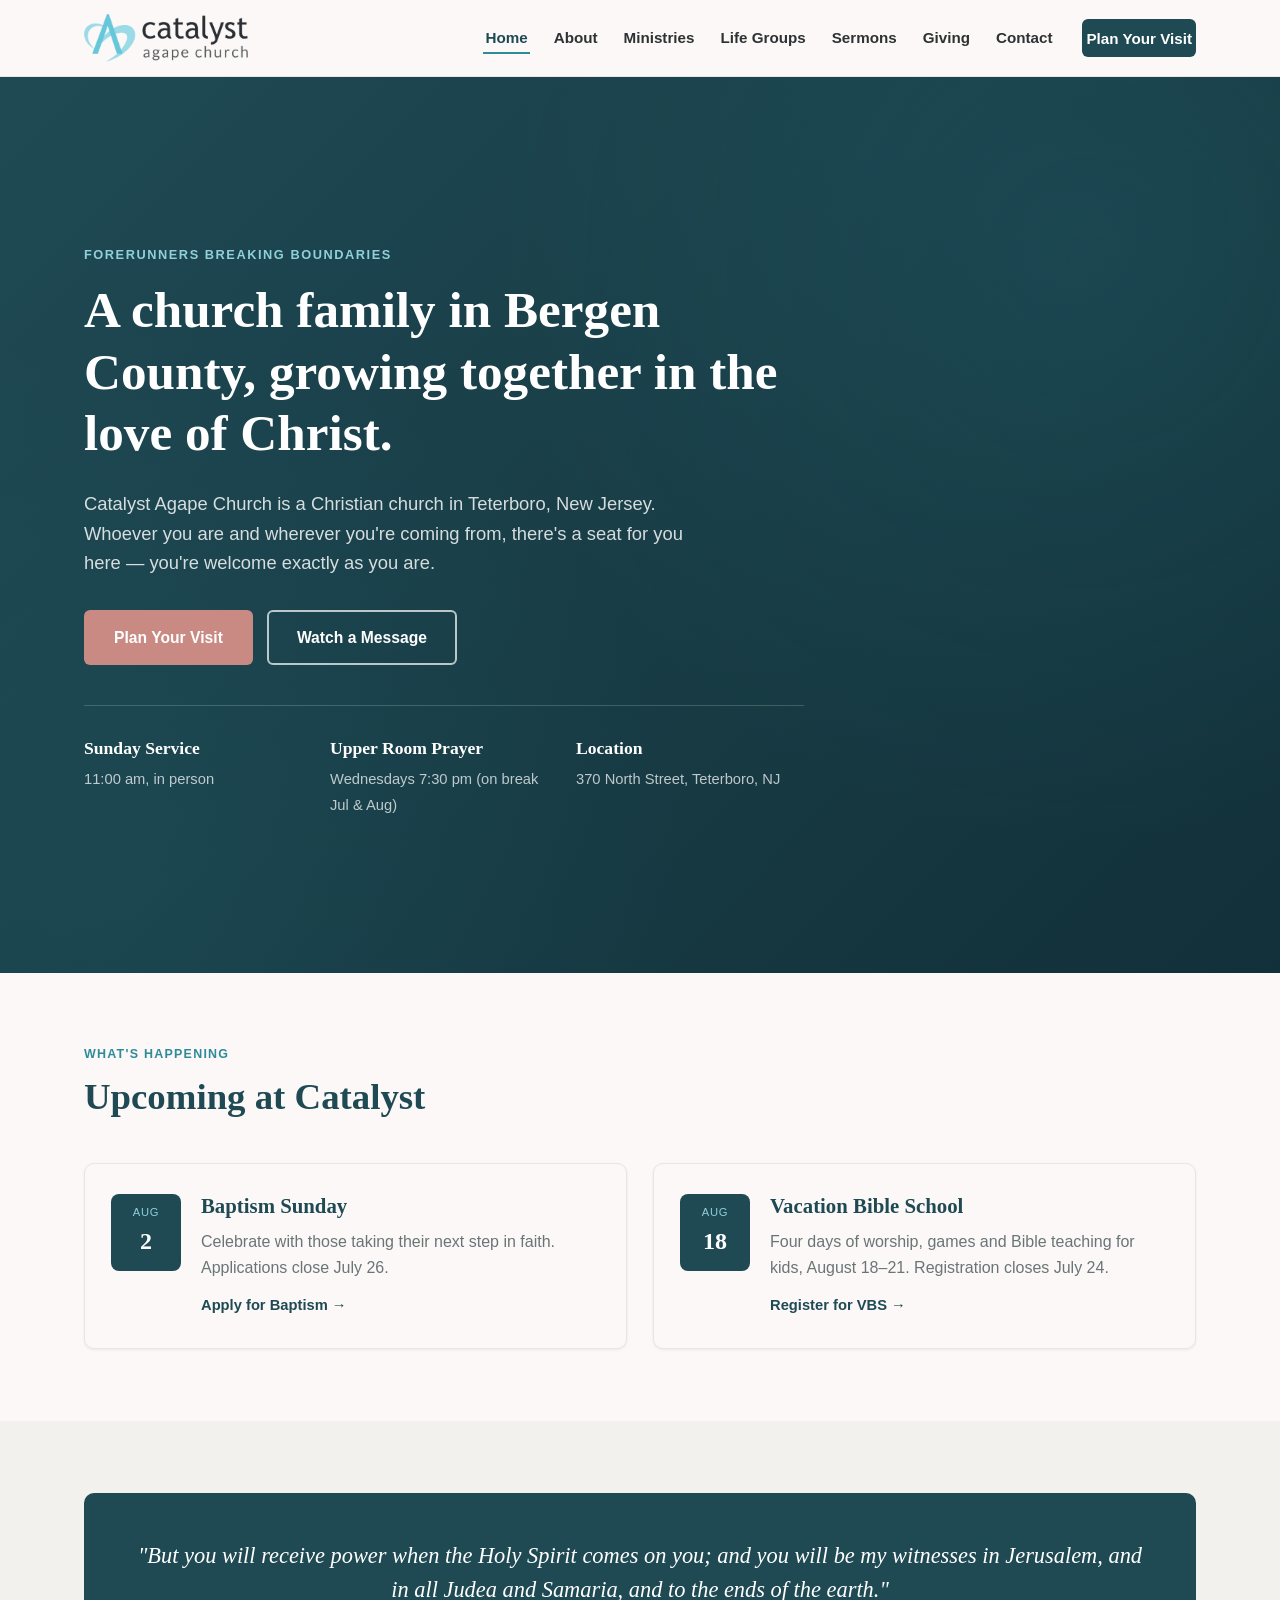
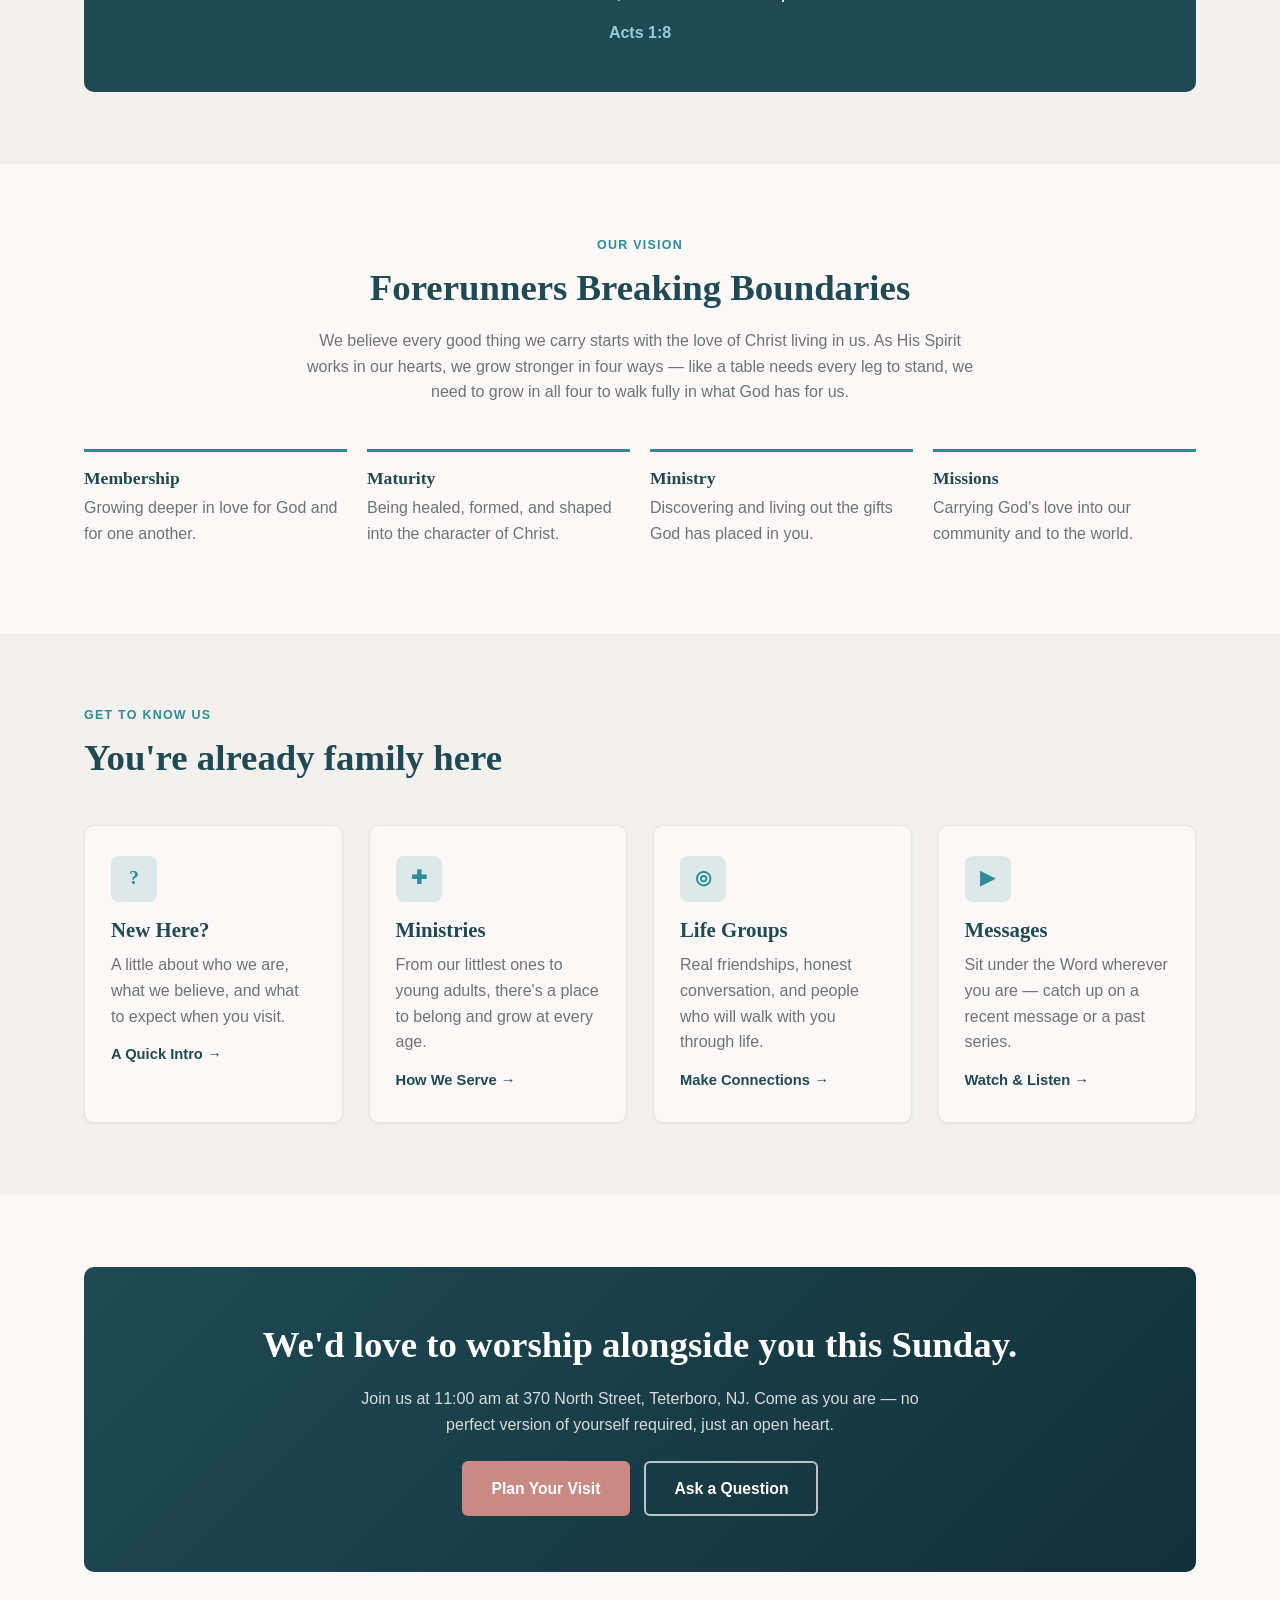
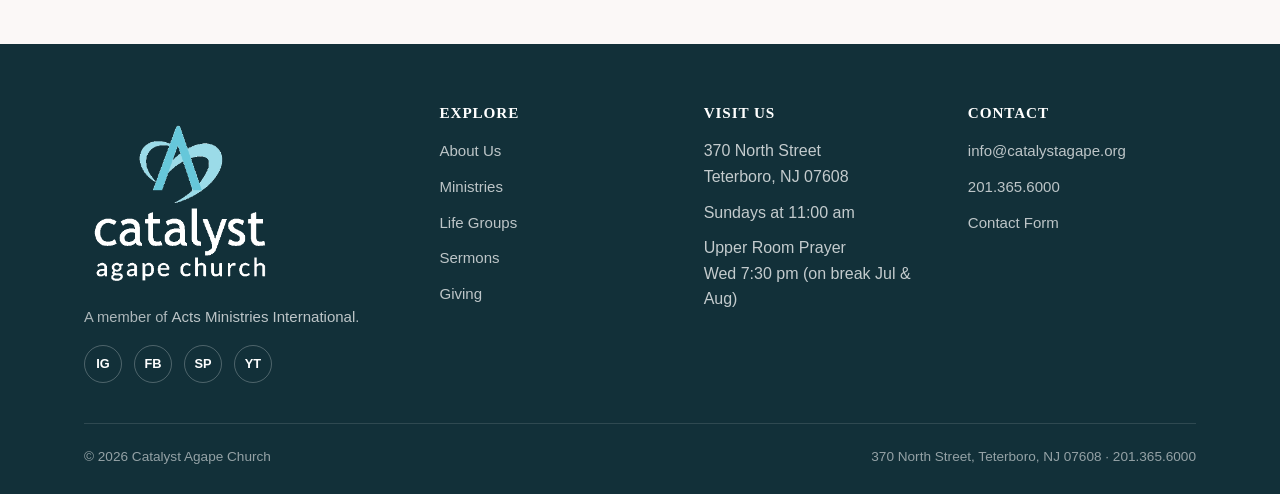
<file: index.html>
<!DOCTYPE html>
<html lang="en">
<head>
<meta charset="UTF-8">
<meta name="viewport" content="width=device-width, initial-scale=1">
<title>Catalyst Agape Church | Teterboro, NJ | Sunday Service 11am</title>
<meta name="description" content="Catalyst Agape Church is a Christian church in Bergen County, NJ, meeting Sundays at 11am in Teterboro. Forerunners breaking boundaries — come as you are.">
<link rel="canonical" href="https://catalystagape.org/">
<link rel="stylesheet" href="css/style.css">
<link rel="icon" href="images/favicon.png" type="image/png">

<!-- Local business / church structured data -->
<script type="application/ld+json">
{
  "@context": "https://schema.org",
  "@type": "Church",
  "name": "Catalyst Agape Church",
  "url": "https://catalystagape.org/",
  "email": "info@catalystagape.org",
  "telephone": "+1-201-365-6000",
  "address": {
    "@type": "PostalAddress",
    "streetAddress": "370 North Street",
    "addressLocality": "Teterboro",
    "addressRegion": "NJ",
    "postalCode": "07608",
    "addressCountry": "US"
  },
  "sameAs": [
    "https://www.instagram.com/catalystagape/",
    "https://www.facebook.com/catalystagape/",
    "https://open.spotify.com/show/67yGbIP8MisFN6WzU8Y2Gs",
    "https://www.youtube.com/user/catalystagape"
  ],
  "memberOf": {
    "@type": "Organization",
    "name": "Acts Ministries International",
    "url": "http://www.amichurches.com/"
  }
}
</script>
</head>
<body>
<a class="skip-link" href="#main">Skip to main content</a>

<header class="site-header">
  <div class="header-inner">
    <a class="brand" href="index.html">
      <img class="brand-logo" src="images/logo-header.png" alt="Catalyst Agape Church">
    </a>
    <nav class="main-nav" aria-label="Primary">
      <ul>
        <li><a href="index.html">Home</a></li>
        <li><a href="about.html">About</a></li>
        <li><a href="ministries.html">Ministries</a></li>
        <li><a href="lifegroups.html">Life Groups</a></li>
        <li><a href="sermons.html">Sermons</a></li>
        <li><a href="giving.html">Giving</a></li>
        <li><a href="contact.html">Contact</a></li>
      </ul>
      <div class="nav-cta"><a class="btn btn-navy" href="about.html#plan-visit">Plan Your Visit</a></div>
    </nav>
    <button class="nav-toggle" aria-label="Toggle menu" aria-expanded="false">
      <span></span><span></span><span></span>
    </button>
  </div>
</header>

<main id="main">

  <section class="hero">
    <div class="hero-inner">
      <p class="hero-eyebrow">Forerunners Breaking Boundaries</p>
      <h1>A church family in Bergen County, growing together in the love of Christ.</h1>
      <p class="hero-sub">Catalyst Agape Church is a Christian church in Teterboro, New Jersey. Whoever you are and wherever you're coming from, there's a seat for you here — you're welcome exactly as you are.</p>
      <div class="hero-actions">
        <a class="btn btn-primary" href="about.html#plan-visit">Plan Your Visit</a>
        <a class="btn btn-outline" href="sermons.html">Watch a Message</a>
      </div>
      <div class="hero-facts">
        <div class="hero-fact">
          <strong>Sunday Service</strong>
          <span>11:00 am, in person</span>
        </div>
        <div class="hero-fact">
          <strong>Upper Room Prayer</strong>
          <span>Wednesdays 7:30 pm (on break Jul &amp; Aug)</span>
        </div>
        <div class="hero-fact">
          <strong>Location</strong>
          <span>370 North Street, Teterboro, NJ</span>
        </div>
      </div>
    </div>
  </section>

  <!-- Upcoming events — update dates/links here as they change -->
  <section>
    <div class="container">
      <div class="section-head">
        <p class="eyebrow">What's Happening</p>
        <h2>Upcoming at Catalyst</h2>
      </div>
      <div class="grid grid-2">
        <div class="card event-card">
          <div class="event-date"><span class="month">Aug</span><span class="day">2</span></div>
          <div>
            <h3>Baptism Sunday</h3>
            <p>Celebrate with those taking their next step in faith. Applications close July 26.</p>
            <a class="card-link" href="http://bit.ly/CACBaptism">Apply for Baptism →</a>
          </div>
        </div>
        <div class="card event-card">
          <div class="event-date"><span class="month">Aug</span><span class="day">18</span></div>
          <div>
            <h3>Vacation Bible School</h3>
            <p>Four days of worship, games and Bible teaching for kids, August 18–21. Registration closes July 24.</p>
            <a class="card-link" href="https://bit.ly/CatalystVBS">Register for VBS →</a>
          </div>
        </div>
      </div>
    </div>
  </section>

  <section class="section-alt">
    <div class="container">
      <div class="verse-block">
        <blockquote>"But you will receive power when the Holy Spirit comes on you; and you will be my witnesses in Jerusalem, and in all Judea and Samaria, and to the ends of the earth."</blockquote>
        <cite>Acts 1:8</cite>
      </div>
    </div>
  </section>

  <section>
    <div class="container">
      <div class="section-head center">
        <p class="eyebrow">Our Vision</p>
        <h2>Forerunners Breaking Boundaries</h2>
        <p>We believe every good thing we carry starts with the love of Christ living in us. As His Spirit works in our hearts, we grow stronger in four ways — like a table needs every leg to stand, we need to grow in all four to walk fully in what God has for us.</p>
      </div>
      <div class="pillars">
        <div class="pillar">
          <h3>Membership</h3>
          <p>Growing deeper in love for God and for one another.</p>
        </div>
        <div class="pillar">
          <h3>Maturity</h3>
          <p>Being healed, formed, and shaped into the character of Christ.</p>
        </div>
        <div class="pillar">
          <h3>Ministry</h3>
          <p>Discovering and living out the gifts God has placed in you.</p>
        </div>
        <div class="pillar">
          <h3>Missions</h3>
          <p>Carrying God's love into our community and to the world.</p>
        </div>
      </div>
    </div>
  </section>

  <section class="section-alt">
    <div class="container">
      <div class="section-head">
        <p class="eyebrow">Get to Know Us</p>
        <h2>You're already family here</h2>
      </div>
      <div class="grid grid-4">
        <div class="card">
          <div class="icon-badge">?</div>
          <h3>New Here?</h3>
          <p>A little about who we are, what we believe, and what to expect when you visit.</p>
          <a class="card-link" href="about.html">A Quick Intro →</a>
        </div>
        <div class="card">
          <div class="icon-badge">✚</div>
          <h3>Ministries</h3>
          <p>From our littlest ones to young adults, there's a place to belong and grow at every age.</p>
          <a class="card-link" href="ministries.html">How We Serve →</a>
        </div>
        <div class="card">
          <div class="icon-badge">◎</div>
          <h3>Life Groups</h3>
          <p>Real friendships, honest conversation, and people who will walk with you through life.</p>
          <a class="card-link" href="lifegroups.html">Make Connections →</a>
        </div>
        <div class="card">
          <div class="icon-badge">▶</div>
          <h3>Messages</h3>
          <p>Sit under the Word wherever you are — catch up on a recent message or a past series.</p>
          <a class="card-link" href="sermons.html">Watch &amp; Listen →</a>
        </div>
      </div>
    </div>
  </section>

  <section>
    <div class="container">
      <div class="cta-banner">
        <h2>We'd love to worship alongside you this Sunday.</h2>
        <p>Join us at 11:00 am at 370 North Street, Teterboro, NJ. Come as you are — no perfect version of yourself required, just an open heart.</p>
        <div class="cta-actions">
          <a class="btn btn-primary" href="about.html#plan-visit">Plan Your Visit</a>
          <a class="btn btn-outline" href="contact.html">Ask a Question</a>
        </div>
      </div>
    </div>
  </section>

</main>

<footer class="site-footer">
  <div class="container">
    <div class="footer-grid">
      <div class="footer-brand">
        <a class="brand" href="index.html" style="margin-bottom:12px;">
          <img class="brand-logo" src="images/logo-lockup.png" alt="Catalyst Agape Church">
        </a>
        <p>A member of <a href="http://www.amichurches.com/">Acts Ministries International</a>.</p>
        <div class="social-row">
          <a href="https://www.instagram.com/catalystagape/" aria-label="Instagram">IG</a>
          <a href="https://www.facebook.com/catalystagape/" aria-label="Facebook">FB</a>
          <a href="https://open.spotify.com/show/67yGbIP8MisFN6WzU8Y2Gs" aria-label="Spotify">SP</a>
          <a href="https://www.youtube.com/user/catalystagape" aria-label="YouTube">YT</a>
        </div>
      </div>
      <div>
        <h4>Explore</h4>
        <ul>
          <li><a href="about.html">About Us</a></li>
          <li><a href="ministries.html">Ministries</a></li>
          <li><a href="lifegroups.html">Life Groups</a></li>
          <li><a href="sermons.html">Sermons</a></li>
          <li><a href="giving.html">Giving</a></li>
        </ul>
      </div>
      <div>
        <h4>Visit Us</h4>
        <ul>
          <li>370 North Street<br>Teterboro, NJ 07608</li>
          <li>Sundays at 11:00 am</li>
          <li>Upper Room Prayer<br>Wed 7:30 pm (on break Jul &amp; Aug)</li>
        </ul>
      </div>
      <div>
        <h4>Contact</h4>
        <ul>
          <li><a href="mailto:info@catalystagape.org">info@catalystagape.org</a></li>
          <li><a href="tel:+12013656000">201.365.6000</a></li>
          <li><a href="contact.html">Contact Form</a></li>
        </ul>
      </div>
    </div>
    <div class="footer-bottom">
      <span>© <span id="year">2026</span> Catalyst Agape Church</span>
      <span>370 North Street, Teterboro, NJ 07608 · 201.365.6000</span>
    </div>
  </div>
</footer>

<script src="js/main.js"></script>
</body>
</html>
</file>
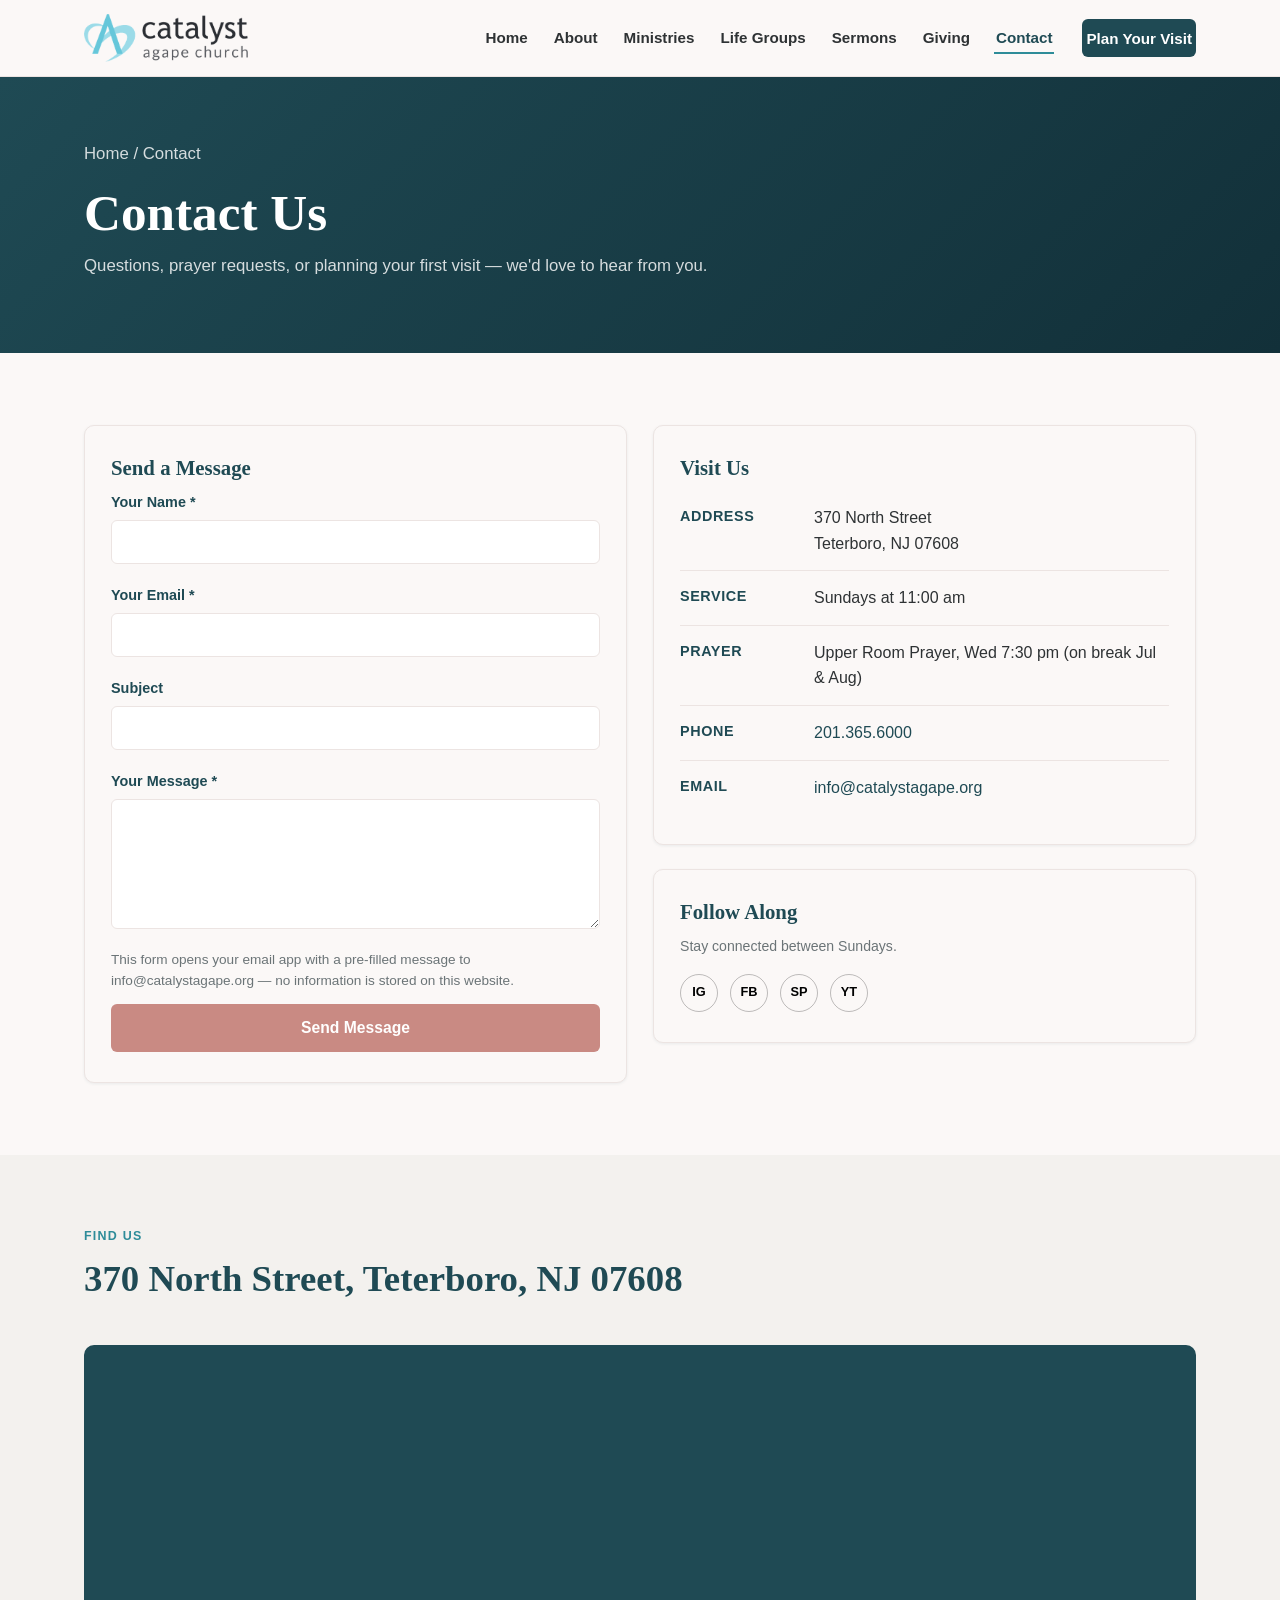
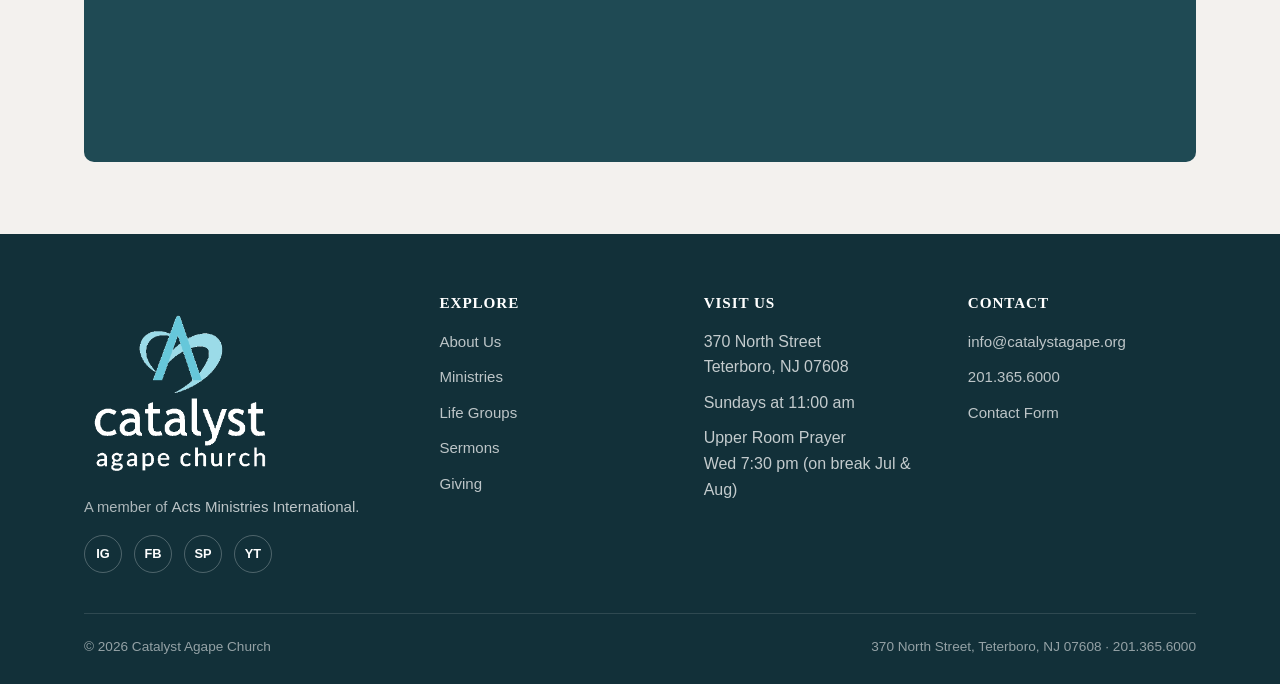
<file: contact.html>
<!DOCTYPE html>
<html lang="en">
<head>
<meta charset="UTF-8">
<meta name="viewport" content="width=device-width, initial-scale=1">
<title>Contact & Plan Your Visit | Catalyst Agape Church, Teterboro NJ</title>
<meta name="description" content="Contact Catalyst Agape Church or plan your visit. 370 North Street, Teterboro, NJ 07608. Sundays at 11am. Call 201.365.6000 or email info@catalystagape.org.">
<link rel="canonical" href="https://catalystagape.org/contact.html">
<link rel="stylesheet" href="css/style.css">
<link rel="icon" href="images/favicon.png" type="image/png">
</head>
<body>
<a class="skip-link" href="#main">Skip to main content</a>

<header class="site-header">
  <div class="header-inner">
    <a class="brand" href="index.html">
      <img class="brand-logo" src="images/logo-header.png" alt="Catalyst Agape Church">
    </a>
    <nav class="main-nav" aria-label="Primary">
      <ul>
        <li><a href="index.html">Home</a></li>
        <li><a href="about.html">About</a></li>
        <li><a href="ministries.html">Ministries</a></li>
        <li><a href="lifegroups.html">Life Groups</a></li>
        <li><a href="sermons.html">Sermons</a></li>
        <li><a href="giving.html">Giving</a></li>
        <li><a href="contact.html">Contact</a></li>
      </ul>
      <div class="nav-cta"><a class="btn btn-navy" href="about.html#plan-visit">Plan Your Visit</a></div>
    </nav>
    <button class="nav-toggle" aria-label="Toggle menu" aria-expanded="false">
      <span></span><span></span><span></span>
    </button>
  </div>
</header>

<main id="main">

  <section class="page-hero">
    <div class="container">
      <p class="breadcrumb"><a href="index.html">Home</a> / Contact</p>
      <h1>Contact Us</h1>
      <p>Questions, prayer requests, or planning your first visit — we'd love to hear from you.</p>
    </div>
  </section>

  <section>
    <div class="container">
      <div class="grid grid-2">

        <div class="card">
          <h3>Send a Message</h3>
          <form id="contact-form" novalidate>
            <div class="form-group">
              <label for="name">Your Name <span aria-hidden="true">*</span></label>
              <input type="text" id="name" name="name" required autocomplete="name">
            </div>
            <div class="form-group">
              <label for="email">Your Email <span aria-hidden="true">*</span></label>
              <input type="email" id="email" name="email" required autocomplete="email">
            </div>
            <div class="form-group">
              <label for="subject">Subject</label>
              <input type="text" id="subject" name="subject" autocomplete="off">
            </div>
            <div class="form-group">
              <label for="message">Your Message <span aria-hidden="true">*</span></label>
              <textarea id="message" name="message" required></textarea>
            </div>
            <p class="form-note">This form opens your email app with a pre-filled message to info@catalystagape.org — no information is stored on this website.</p>
            <button type="submit" class="btn btn-primary btn-block">Send Message</button>
            <div id="form-status" class="form-status" role="status" aria-live="polite"></div>
          </form>
        </div>

        <div>
          <div class="card" style="margin-bottom:24px;">
            <h3>Visit Us</h3>
            <ul class="info-list">
              <li><span class="label">Address</span><span>370 North Street<br>Teterboro, NJ 07608</span></li>
              <li><span class="label">Service</span><span>Sundays at 11:00 am</span></li>
              <li><span class="label">Prayer</span><span>Upper Room Prayer, Wed 7:30 pm (on break Jul &amp; Aug)</span></li>
              <li><span class="label">Phone</span><span><a href="tel:+12013656000">201.365.6000</a></span></li>
              <li><span class="label">Email</span><span><a href="mailto:info@catalystagape.org">info@catalystagape.org</a></span></li>
            </ul>
          </div>
          <div class="card">
            <h3>Follow Along</h3>
            <p class="small">Stay connected between Sundays.</p>
            <div class="social-row" style="filter:invert(1);">
              <a href="https://www.instagram.com/catalystagape/" aria-label="Instagram">IG</a>
              <a href="https://www.facebook.com/catalystagape/" aria-label="Facebook">FB</a>
              <a href="https://open.spotify.com/show/67yGbIP8MisFN6WzU8Y2Gs" aria-label="Spotify">SP</a>
              <a href="https://www.youtube.com/user/catalystagape" aria-label="YouTube">YT</a>
            </div>
          </div>
        </div>

      </div>
    </div>
  </section>

  <section class="section-alt">
    <div class="container">
      <div class="section-head">
        <p class="eyebrow">Find Us</p>
        <h2>370 North Street, Teterboro, NJ 07608</h2>
      </div>
      <div class="img-frame" style="aspect-ratio:16/6;">
        <iframe title="Map to Catalyst Agape Church" src="https://www.google.com/maps?q=370+North+Street,+Teterboro,+NJ+07608&output=embed" style="width:100%; height:100%; border:0;" loading="lazy" referrerpolicy="no-referrer-when-downgrade"></iframe>
      </div>
    </div>
  </section>

</main>

<footer class="site-footer">
  <div class="container">
    <div class="footer-grid">
      <div class="footer-brand">
        <a class="brand" href="index.html" style="margin-bottom:12px;">
          <img class="brand-logo" src="images/logo-lockup.png" alt="Catalyst Agape Church">
        </a>
        <p>A member of <a href="http://www.amichurches.com/">Acts Ministries International</a>.</p>
        <div class="social-row">
          <a href="https://www.instagram.com/catalystagape/" aria-label="Instagram">IG</a>
          <a href="https://www.facebook.com/catalystagape/" aria-label="Facebook">FB</a>
          <a href="https://open.spotify.com/show/67yGbIP8MisFN6WzU8Y2Gs" aria-label="Spotify">SP</a>
          <a href="https://www.youtube.com/user/catalystagape" aria-label="YouTube">YT</a>
        </div>
      </div>
      <div>
        <h4>Explore</h4>
        <ul>
          <li><a href="about.html">About Us</a></li>
          <li><a href="ministries.html">Ministries</a></li>
          <li><a href="lifegroups.html">Life Groups</a></li>
          <li><a href="sermons.html">Sermons</a></li>
          <li><a href="giving.html">Giving</a></li>
        </ul>
      </div>
      <div>
        <h4>Visit Us</h4>
        <ul>
          <li>370 North Street<br>Teterboro, NJ 07608</li>
          <li>Sundays at 11:00 am</li>
          <li>Upper Room Prayer<br>Wed 7:30 pm (on break Jul &amp; Aug)</li>
        </ul>
      </div>
      <div>
        <h4>Contact</h4>
        <ul>
          <li><a href="mailto:info@catalystagape.org">info@catalystagape.org</a></li>
          <li><a href="tel:+12013656000">201.365.6000</a></li>
          <li><a href="contact.html">Contact Form</a></li>
        </ul>
      </div>
    </div>
    <div class="footer-bottom">
      <span>© <span id="year">2026</span> Catalyst Agape Church</span>
      <span>370 North Street, Teterboro, NJ 07608 · 201.365.6000</span>
    </div>
  </div>
</footer>

<script src="js/main.js"></script>
</body>
</html>
</file>
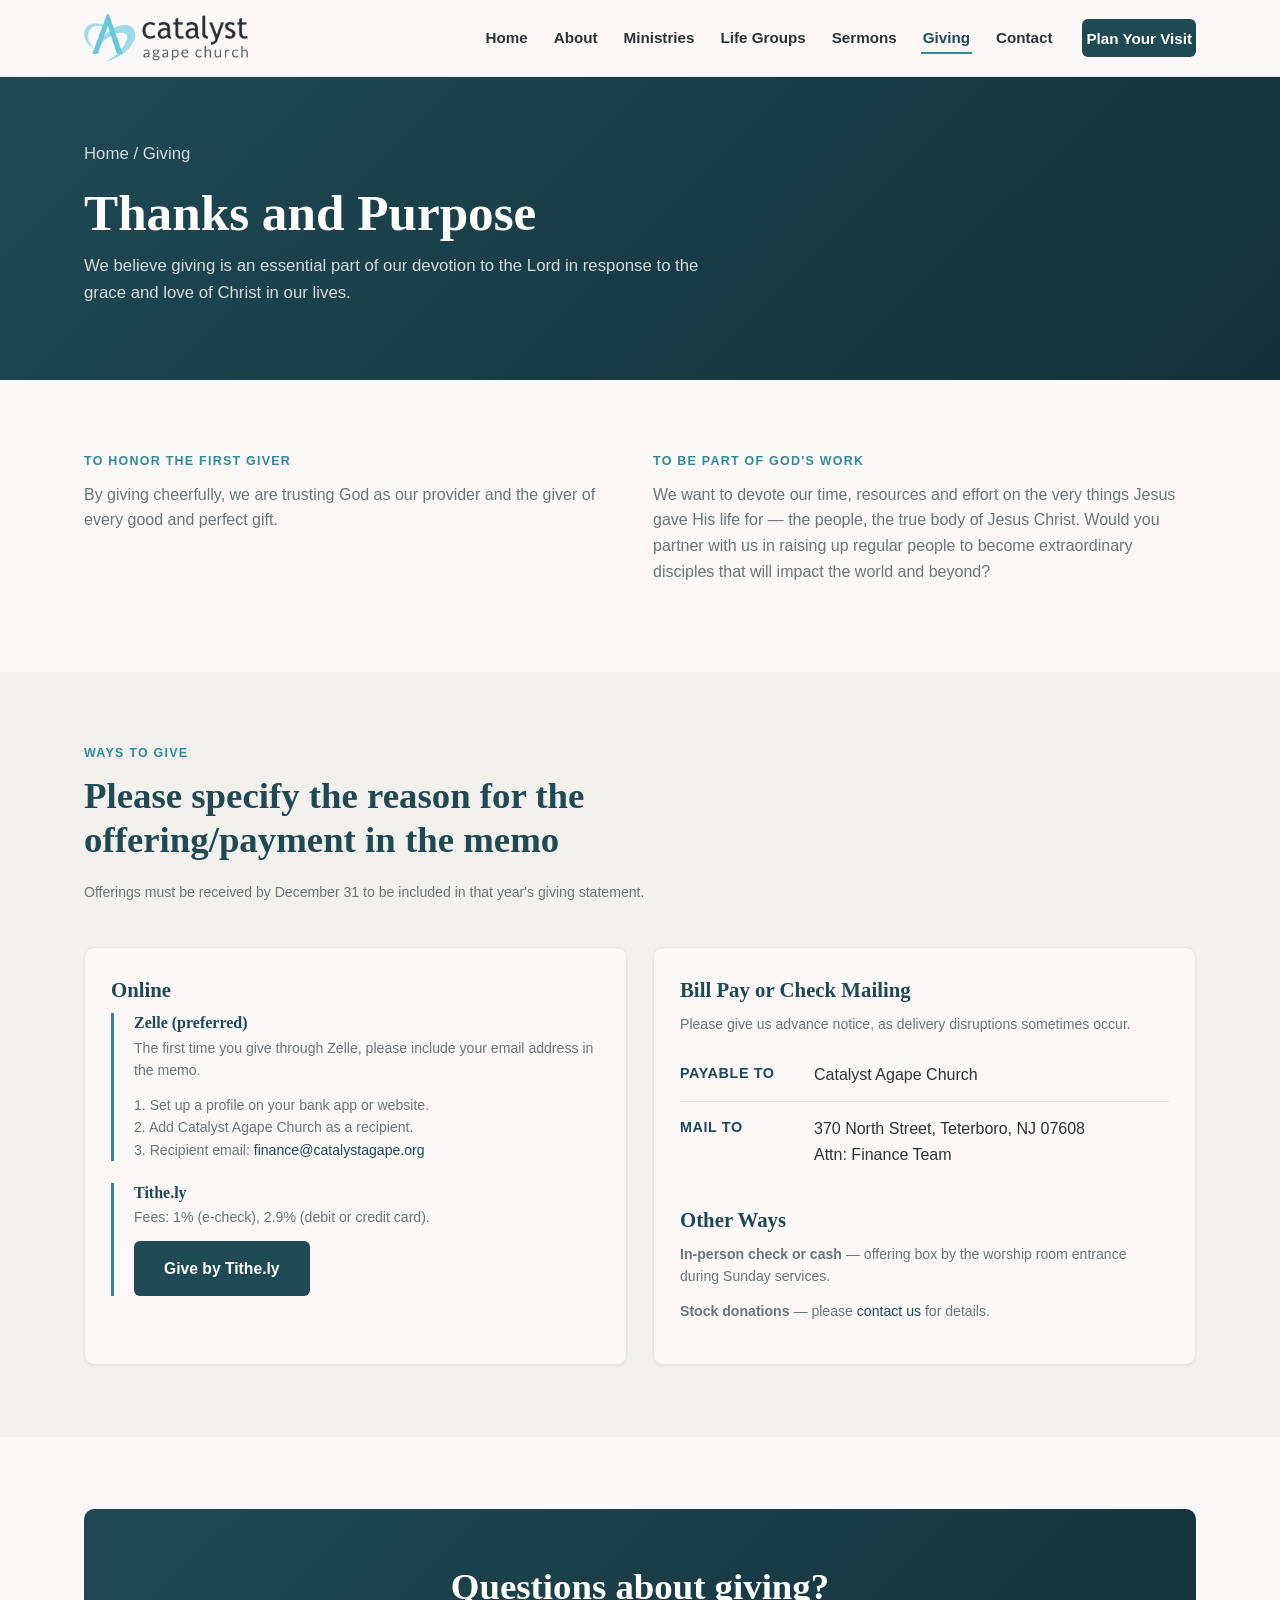
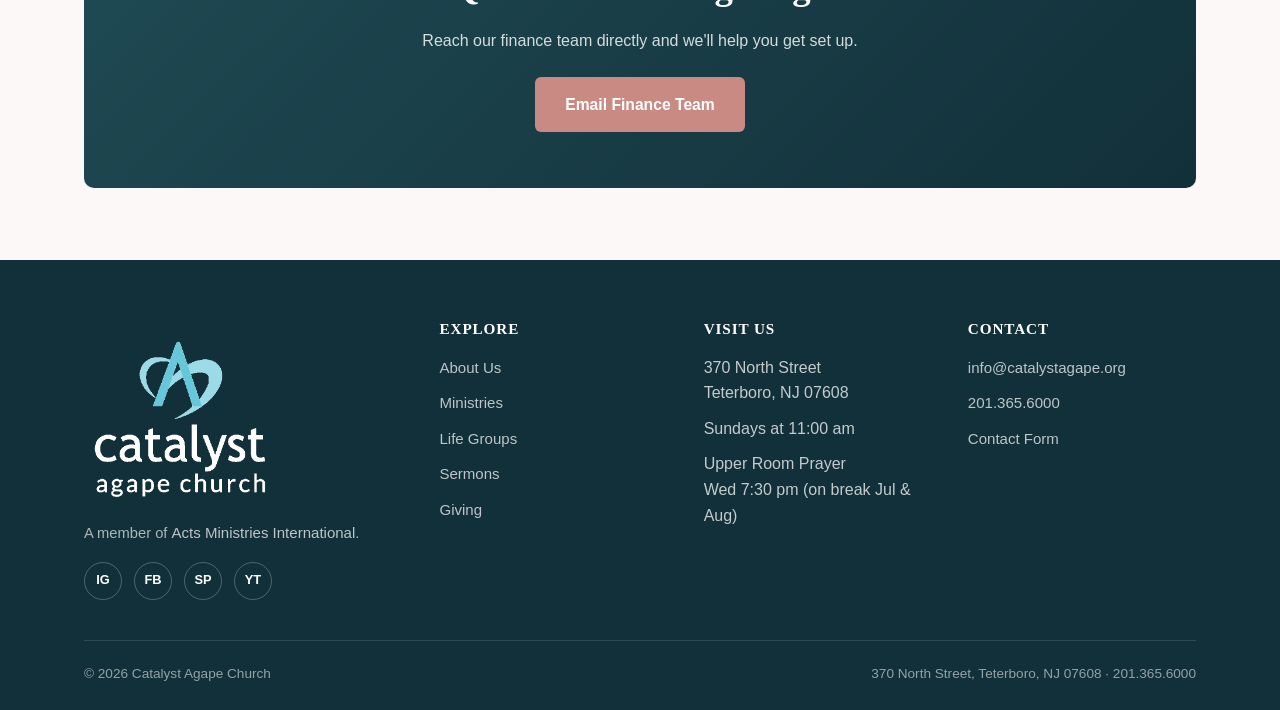
<file: giving.html>
<!DOCTYPE html>
<html lang="en">
<head>
<meta charset="UTF-8">
<meta name="viewport" content="width=device-width, initial-scale=1">
<title>Giving | Catalyst Agape Church, Teterboro NJ</title>
<meta name="description" content="Ways to give to Catalyst Agape Church: Zelle, Tithe.ly, mail-in check, in-person offering, and stock donations. Recipient email finance@catalystagape.org.">
<link rel="canonical" href="https://catalystagape.org/giving.html">
<link rel="stylesheet" href="css/style.css">
<link rel="icon" href="images/favicon.png" type="image/png">
</head>
<body>
<a class="skip-link" href="#main">Skip to main content</a>

<header class="site-header">
  <div class="header-inner">
    <a class="brand" href="index.html">
      <img class="brand-logo" src="images/logo-header.png" alt="Catalyst Agape Church">
    </a>
    <nav class="main-nav" aria-label="Primary">
      <ul>
        <li><a href="index.html">Home</a></li>
        <li><a href="about.html">About</a></li>
        <li><a href="ministries.html">Ministries</a></li>
        <li><a href="lifegroups.html">Life Groups</a></li>
        <li><a href="sermons.html">Sermons</a></li>
        <li><a href="giving.html">Giving</a></li>
        <li><a href="contact.html">Contact</a></li>
      </ul>
      <div class="nav-cta"><a class="btn btn-navy" href="about.html#plan-visit">Plan Your Visit</a></div>
    </nav>
    <button class="nav-toggle" aria-label="Toggle menu" aria-expanded="false">
      <span></span><span></span><span></span>
    </button>
  </div>
</header>

<main id="main">

  <section class="page-hero">
    <div class="container">
      <p class="breadcrumb"><a href="index.html">Home</a> / Giving</p>
      <h1>Thanks and Purpose</h1>
      <p>We believe giving is an essential part of our devotion to the Lord in response to the grace and love of Christ in our lives.</p>
    </div>
  </section>

  <section>
    <div class="container">
      <div class="grid grid-2">
        <div>
          <p class="eyebrow">To Honor the First Giver</p>
          <p>By giving cheerfully, we are trusting God as our provider and the giver of every good and perfect gift.</p>
        </div>
        <div>
          <p class="eyebrow">To Be Part of God's Work</p>
          <p>We want to devote our time, resources and effort on the very things Jesus gave His life for — the people, the true body of Jesus Christ. Would you partner with us in raising up regular people to become extraordinary disciples that will impact the world and beyond?</p>
        </div>
      </div>
    </div>
  </section>

  <section class="section-alt">
    <div class="container">
      <div class="section-head">
        <p class="eyebrow">Ways to Give</p>
        <h2>Please specify the reason for the offering/payment in the memo</h2>
        <p class="small">Offerings must be received by December 31 to be included in that year's giving statement.</p>
      </div>

      <div class="grid grid-2">
        <div class="card">
          <h3>Online</h3>
          <div class="give-method" style="margin-bottom:22px;">
            <h4 style="margin-bottom:4px;">Zelle (preferred)</h4>
            <p class="small">The first time you give through Zelle, please include your email address in the memo.</p>
            <p class="small">1. Set up a profile on your bank app or website.<br>
            2. Add Catalyst Agape Church as a recipient.<br>
            3. Recipient email: <a href="mailto:finance@catalystagape.org">finance@catalystagape.org</a></p>
          </div>
          <div class="give-method">
            <h4 style="margin-bottom:4px;">Tithe.ly</h4>
            <p class="small">Fees: 1% (e-check), 2.9% (debit or credit card).</p>
            <a class="btn btn-navy" href="https://catalystagape.org/giving/">Give by Tithe.ly</a>
          </div>
        </div>

        <div class="card">
          <h3>Bill Pay or Check Mailing</h3>
          <p class="small">Please give us advance notice, as delivery disruptions sometimes occur.</p>
          <ul class="info-list">
            <li><span class="label">Payable to</span><span>Catalyst Agape Church</span></li>
            <li><span class="label">Mail to</span><span>370 North Street, Teterboro, NJ 07608<br>Attn: Finance Team</span></li>
          </ul>
          <h3 style="margin-top:26px;">Other Ways</h3>
          <p class="small"><strong>In-person check or cash</strong> — offering box by the worship room entrance during Sunday services.</p>
          <p class="small"><strong>Stock donations</strong> — please <a href="mailto:finance@catalystagape.org">contact us</a> for details.</p>
        </div>
      </div>
    </div>
  </section>

  <section>
    <div class="container">
      <div class="cta-banner">
        <h2>Questions about giving?</h2>
        <p>Reach our finance team directly and we'll help you get set up.</p>
        <div class="cta-actions">
          <a class="btn btn-primary" href="mailto:finance@catalystagape.org">Email Finance Team</a>
        </div>
      </div>
    </div>
  </section>

</main>

<footer class="site-footer">
  <div class="container">
    <div class="footer-grid">
      <div class="footer-brand">
        <a class="brand" href="index.html" style="margin-bottom:12px;">
          <img class="brand-logo" src="images/logo-lockup.png" alt="Catalyst Agape Church">
        </a>
        <p>A member of <a href="http://www.amichurches.com/">Acts Ministries International</a>.</p>
        <div class="social-row">
          <a href="https://www.instagram.com/catalystagape/" aria-label="Instagram">IG</a>
          <a href="https://www.facebook.com/catalystagape/" aria-label="Facebook">FB</a>
          <a href="https://open.spotify.com/show/67yGbIP8MisFN6WzU8Y2Gs" aria-label="Spotify">SP</a>
          <a href="https://www.youtube.com/user/catalystagape" aria-label="YouTube">YT</a>
        </div>
      </div>
      <div>
        <h4>Explore</h4>
        <ul>
          <li><a href="about.html">About Us</a></li>
          <li><a href="ministries.html">Ministries</a></li>
          <li><a href="lifegroups.html">Life Groups</a></li>
          <li><a href="sermons.html">Sermons</a></li>
          <li><a href="giving.html">Giving</a></li>
        </ul>
      </div>
      <div>
        <h4>Visit Us</h4>
        <ul>
          <li>370 North Street<br>Teterboro, NJ 07608</li>
          <li>Sundays at 11:00 am</li>
          <li>Upper Room Prayer<br>Wed 7:30 pm (on break Jul &amp; Aug)</li>
        </ul>
      </div>
      <div>
        <h4>Contact</h4>
        <ul>
          <li><a href="mailto:info@catalystagape.org">info@catalystagape.org</a></li>
          <li><a href="tel:+12013656000">201.365.6000</a></li>
          <li><a href="contact.html">Contact Form</a></li>
        </ul>
      </div>
    </div>
    <div class="footer-bottom">
      <span>© <span id="year">2026</span> Catalyst Agape Church</span>
      <span>370 North Street, Teterboro, NJ 07608 · 201.365.6000</span>
    </div>
  </div>
</footer>

<script src="js/main.js"></script>
</body>
</html>
</file>
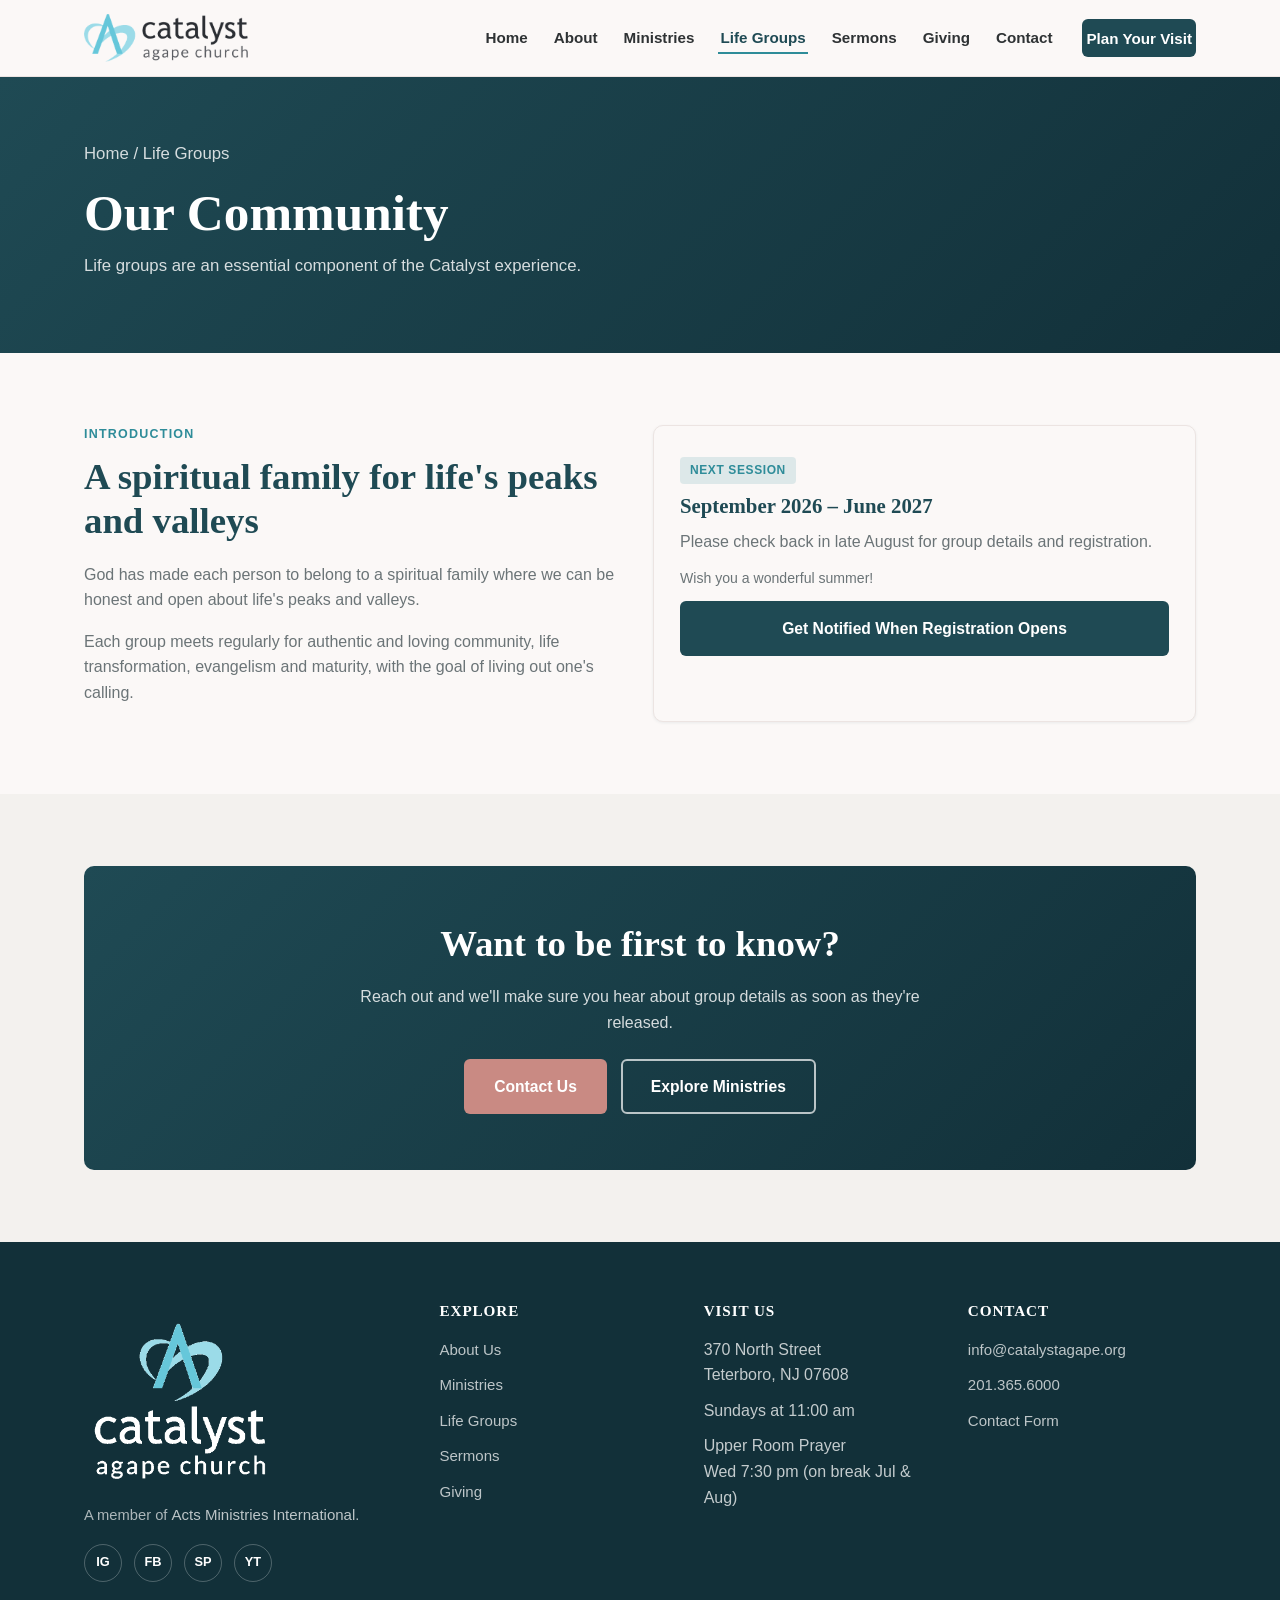
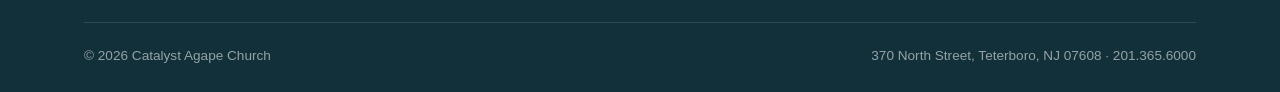
<file: lifegroups.html>
<!DOCTYPE html>
<html lang="en">
<head>
<meta charset="UTF-8">
<meta name="viewport" content="width=device-width, initial-scale=1">
<title>Life Groups | Catalyst Agape Church, Teterboro NJ</title>
<meta name="description" content="Life Groups at Catalyst Agape Church are small groups built for authentic community, life transformation and discipleship. Next session runs September 2026–June 2027.">
<link rel="canonical" href="https://catalystagape.org/lifegroups.html">
<link rel="stylesheet" href="css/style.css">
<link rel="icon" href="images/favicon.png" type="image/png">
</head>
<body>
<a class="skip-link" href="#main">Skip to main content</a>

<header class="site-header">
  <div class="header-inner">
    <a class="brand" href="index.html">
      <img class="brand-logo" src="images/logo-header.png" alt="Catalyst Agape Church">
    </a>
    <nav class="main-nav" aria-label="Primary">
      <ul>
        <li><a href="index.html">Home</a></li>
        <li><a href="about.html">About</a></li>
        <li><a href="ministries.html">Ministries</a></li>
        <li><a href="lifegroups.html">Life Groups</a></li>
        <li><a href="sermons.html">Sermons</a></li>
        <li><a href="giving.html">Giving</a></li>
        <li><a href="contact.html">Contact</a></li>
      </ul>
      <div class="nav-cta"><a class="btn btn-navy" href="about.html#plan-visit">Plan Your Visit</a></div>
    </nav>
    <button class="nav-toggle" aria-label="Toggle menu" aria-expanded="false">
      <span></span><span></span><span></span>
    </button>
  </div>
</header>

<main id="main">

  <section class="page-hero">
    <div class="container">
      <p class="breadcrumb"><a href="index.html">Home</a> / Life Groups</p>
      <h1>Our Community</h1>
      <p>Life groups are an essential component of the Catalyst experience.</p>
    </div>
  </section>

  <section>
    <div class="container">
      <div class="grid grid-2">
        <div>
          <p class="eyebrow">Introduction</p>
          <h2>A spiritual family for life's peaks and valleys</h2>
          <p>God has made each person to belong to a spiritual family where we can be honest and open about life's peaks and valleys.</p>
          <p>Each group meets regularly for authentic and loving community, life transformation, evangelism and maturity, with the goal of living out one's calling.</p>
        </div>
        <div class="card">
          <span class="tag">Next Session</span>
          <h3>September 2026 – June 2027</h3>
          <p>Please check back in late August for group details and registration.</p>
          <p class="small">Wish you a wonderful summer!</p>
          <a class="btn btn-navy btn-block" href="contact.html">Get Notified When Registration Opens</a>
        </div>
      </div>
    </div>
  </section>

  <section class="section-alt">
    <div class="container">
      <div class="cta-banner">
        <h2>Want to be first to know?</h2>
        <p>Reach out and we'll make sure you hear about group details as soon as they're released.</p>
        <div class="cta-actions">
          <a class="btn btn-primary" href="contact.html">Contact Us</a>
          <a class="btn btn-outline" href="ministries.html">Explore Ministries</a>
        </div>
      </div>
    </div>
  </section>

</main>

<footer class="site-footer">
  <div class="container">
    <div class="footer-grid">
      <div class="footer-brand">
        <a class="brand" href="index.html" style="margin-bottom:12px;">
          <img class="brand-logo" src="images/logo-lockup.png" alt="Catalyst Agape Church">
        </a>
        <p>A member of <a href="http://www.amichurches.com/">Acts Ministries International</a>.</p>
        <div class="social-row">
          <a href="https://www.instagram.com/catalystagape/" aria-label="Instagram">IG</a>
          <a href="https://www.facebook.com/catalystagape/" aria-label="Facebook">FB</a>
          <a href="https://open.spotify.com/show/67yGbIP8MisFN6WzU8Y2Gs" aria-label="Spotify">SP</a>
          <a href="https://www.youtube.com/user/catalystagape" aria-label="YouTube">YT</a>
        </div>
      </div>
      <div>
        <h4>Explore</h4>
        <ul>
          <li><a href="about.html">About Us</a></li>
          <li><a href="ministries.html">Ministries</a></li>
          <li><a href="lifegroups.html">Life Groups</a></li>
          <li><a href="sermons.html">Sermons</a></li>
          <li><a href="giving.html">Giving</a></li>
        </ul>
      </div>
      <div>
        <h4>Visit Us</h4>
        <ul>
          <li>370 North Street<br>Teterboro, NJ 07608</li>
          <li>Sundays at 11:00 am</li>
          <li>Upper Room Prayer<br>Wed 7:30 pm (on break Jul &amp; Aug)</li>
        </ul>
      </div>
      <div>
        <h4>Contact</h4>
        <ul>
          <li><a href="mailto:info@catalystagape.org">info@catalystagape.org</a></li>
          <li><a href="tel:+12013656000">201.365.6000</a></li>
          <li><a href="contact.html">Contact Form</a></li>
        </ul>
      </div>
    </div>
    <div class="footer-bottom">
      <span>© <span id="year">2026</span> Catalyst Agape Church</span>
      <span>370 North Street, Teterboro, NJ 07608 · 201.365.6000</span>
    </div>
  </div>
</footer>

<script src="js/main.js"></script>
</body>
</html>
</file>
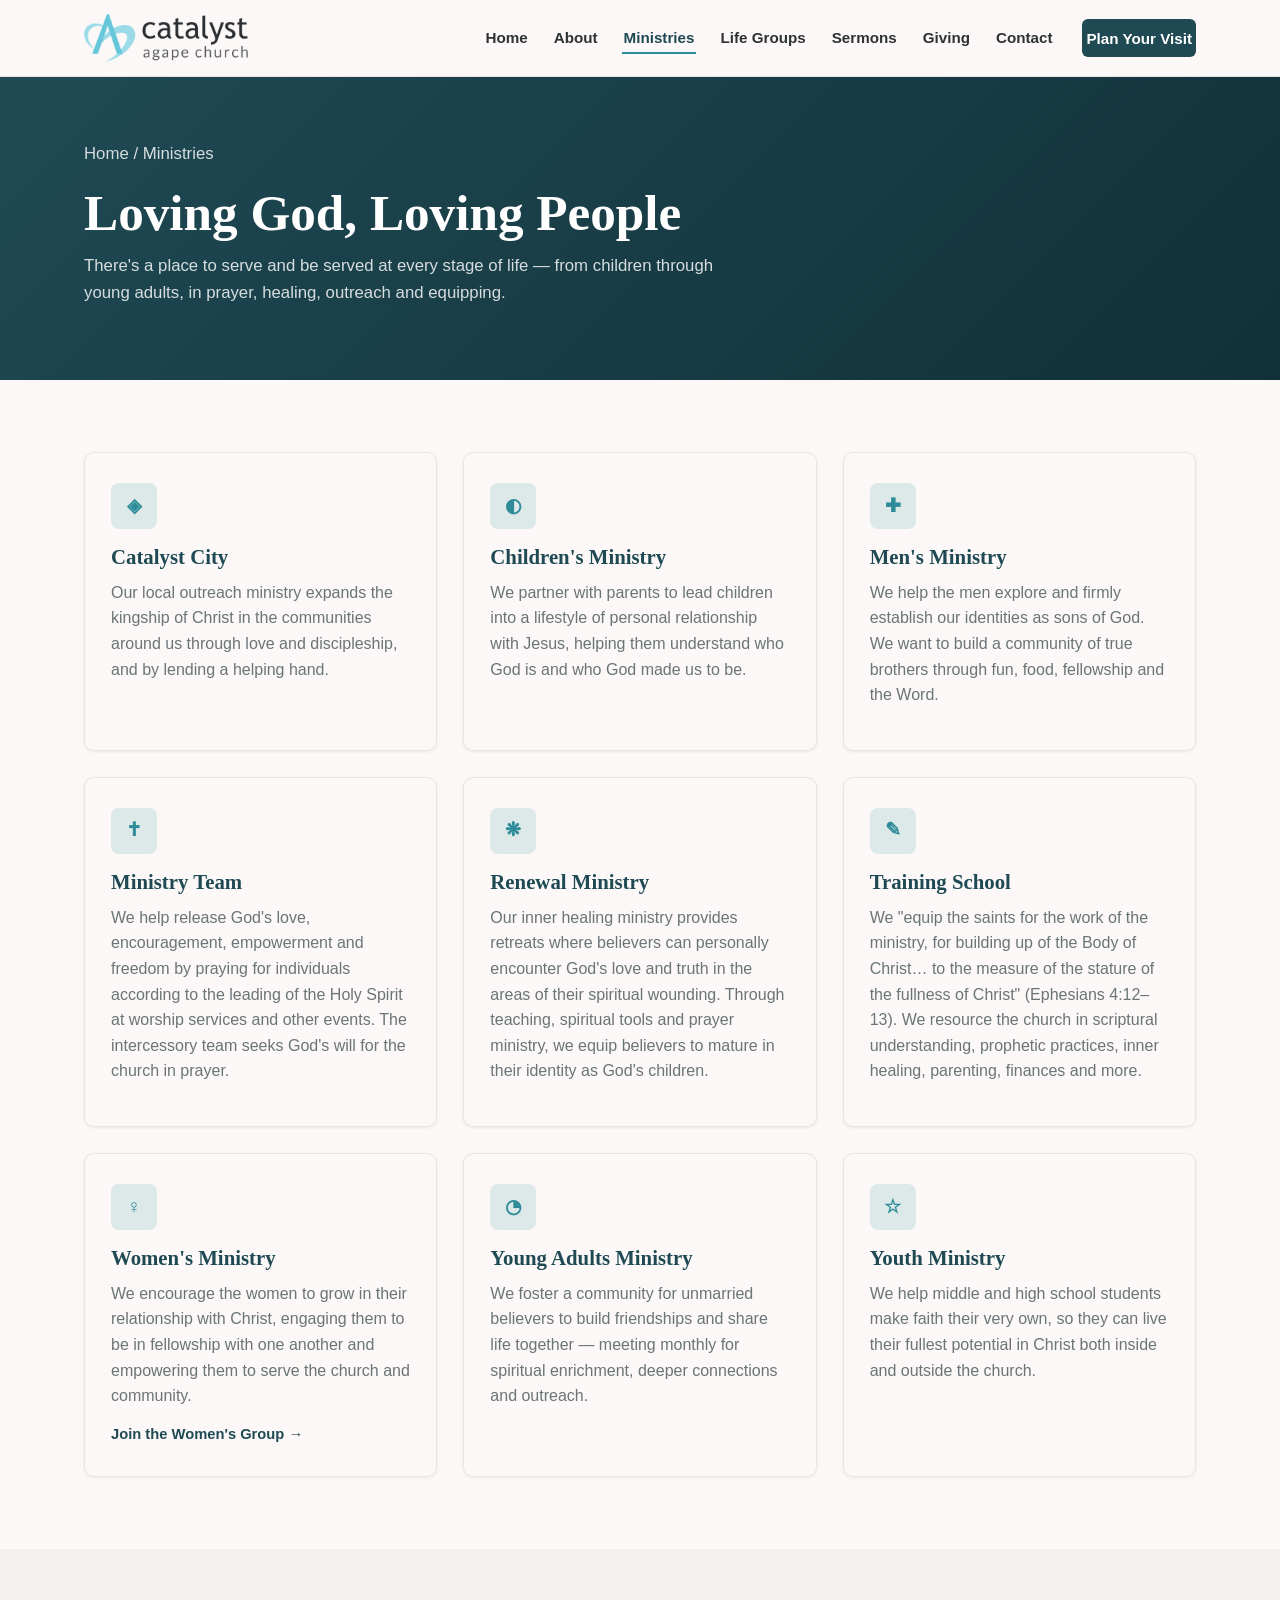
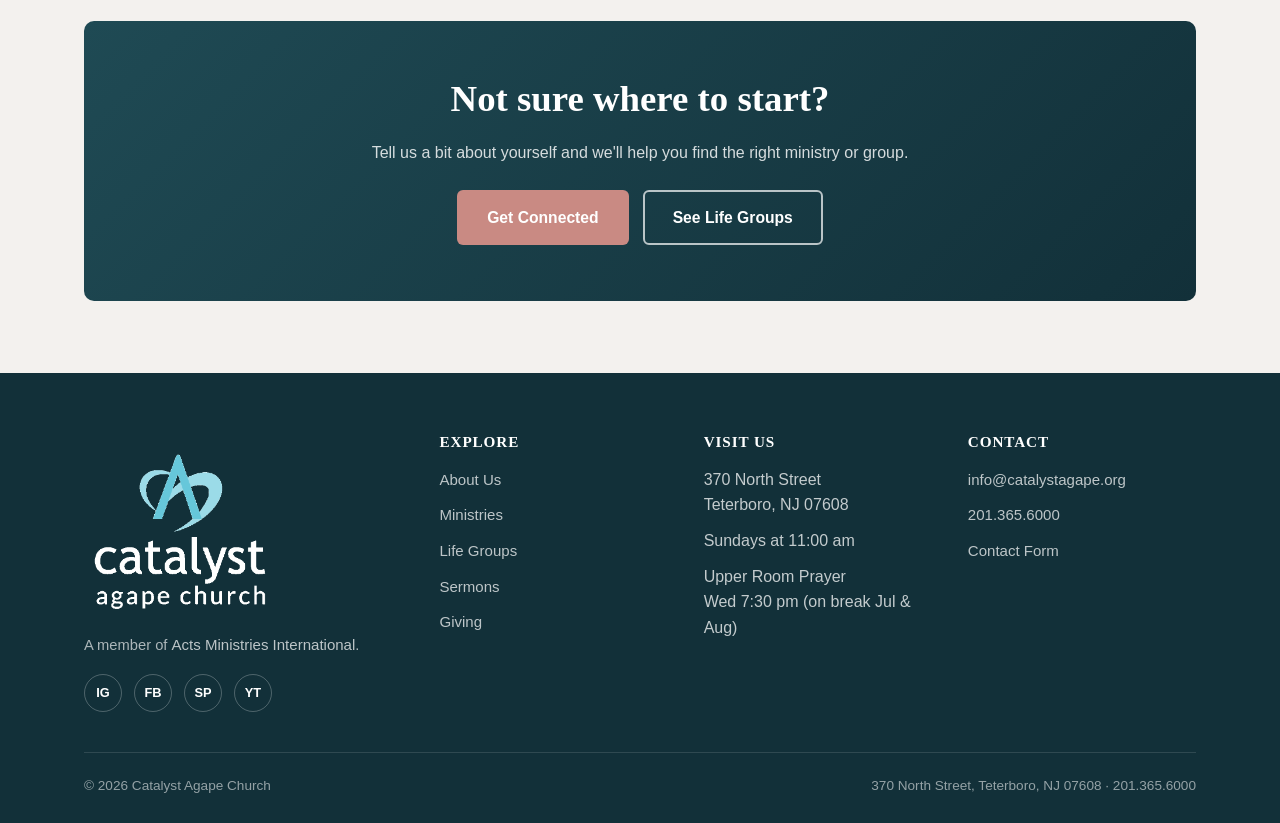
<file: ministries.html>
<!DOCTYPE html>
<html lang="en">
<head>
<meta charset="UTF-8">
<meta name="viewport" content="width=device-width, initial-scale=1">
<title>Ministries | Catalyst Agape Church, Teterboro NJ</title>
<meta name="description" content="Explore Catalyst Agape Church's ministries — Catalyst City outreach, Children's, Youth, Renewal, Men's, Women's, Young Adults and the Training School.">
<link rel="canonical" href="https://catalystagape.org/ministries.html">
<link rel="stylesheet" href="css/style.css">
<link rel="icon" href="images/favicon.png" type="image/png">
</head>
<body>
<a class="skip-link" href="#main">Skip to main content</a>

<header class="site-header">
  <div class="header-inner">
    <a class="brand" href="index.html">
      <img class="brand-logo" src="images/logo-header.png" alt="Catalyst Agape Church">
    </a>
    <nav class="main-nav" aria-label="Primary">
      <ul>
        <li><a href="index.html">Home</a></li>
        <li><a href="about.html">About</a></li>
        <li><a href="ministries.html">Ministries</a></li>
        <li><a href="lifegroups.html">Life Groups</a></li>
        <li><a href="sermons.html">Sermons</a></li>
        <li><a href="giving.html">Giving</a></li>
        <li><a href="contact.html">Contact</a></li>
      </ul>
      <div class="nav-cta"><a class="btn btn-navy" href="about.html#plan-visit">Plan Your Visit</a></div>
    </nav>
    <button class="nav-toggle" aria-label="Toggle menu" aria-expanded="false">
      <span></span><span></span><span></span>
    </button>
  </div>
</header>

<main id="main">

  <section class="page-hero">
    <div class="container">
      <p class="breadcrumb"><a href="index.html">Home</a> / Ministries</p>
      <h1>Loving God, Loving People</h1>
      <p>There's a place to serve and be served at every stage of life — from children through young adults, in prayer, healing, outreach and equipping.</p>
    </div>
  </section>

  <section>
    <div class="container">
      <div class="grid grid-3">

        <div class="card">
          <div class="icon-badge">◈</div>
          <h3>Catalyst City</h3>
          <p>Our local outreach ministry expands the kingship of Christ in the communities around us through love and discipleship, and by lending a helping hand.</p>
        </div>

        <div class="card">
          <div class="icon-badge">◐</div>
          <h3>Children's Ministry</h3>
          <p>We partner with parents to lead children into a lifestyle of personal relationship with Jesus, helping them understand who God is and who God made us to be.</p>
        </div>

        <div class="card">
          <div class="icon-badge">✚</div>
          <h3>Men's Ministry</h3>
          <p>We help the men explore and firmly establish our identities as sons of God. We want to build a community of true brothers through fun, food, fellowship and the Word.</p>
        </div>

        <div class="card">
          <div class="icon-badge">✝</div>
          <h3>Ministry Team</h3>
          <p>We help release God's love, encouragement, empowerment and freedom by praying for individuals according to the leading of the Holy Spirit at worship services and other events. The intercessory team seeks God's will for the church in prayer.</p>
        </div>

        <div class="card">
          <div class="icon-badge">❋</div>
          <h3>Renewal Ministry</h3>
          <p>Our inner healing ministry provides retreats where believers can personally encounter God's love and truth in the areas of their spiritual wounding. Through teaching, spiritual tools and prayer ministry, we equip believers to mature in their identity as God's children.</p>
        </div>

        <div class="card">
          <div class="icon-badge">✎</div>
          <h3>Training School</h3>
          <p>We "equip the saints for the work of the ministry, for building up of the Body of Christ… to the measure of the stature of the fullness of Christ" (Ephesians 4:12–13). We resource the church in scriptural understanding, prophetic practices, inner healing, parenting, finances and more.</p>
        </div>

        <div class="card">
          <div class="icon-badge">♀</div>
          <h3>Women's Ministry</h3>
          <p>We encourage the women to grow in their relationship with Christ, engaging them to be in fellowship with one another and empowering them to serve the church and community.</p>
          <a class="card-link" href="https://www.facebook.com/groups/cacwomendailydevo">Join the Women's Group →</a>
        </div>

        <div class="card">
          <div class="icon-badge">◔</div>
          <h3>Young Adults Ministry</h3>
          <p>We foster a community for unmarried believers to build friendships and share life together — meeting monthly for spiritual enrichment, deeper connections and outreach.</p>
        </div>

        <div class="card">
          <div class="icon-badge">☆</div>
          <h3>Youth Ministry</h3>
          <p>We help middle and high school students make faith their very own, so they can live their fullest potential in Christ both inside and outside the church.</p>
        </div>

      </div>
    </div>
  </section>

  <section class="section-alt">
    <div class="container">
      <div class="cta-banner">
        <h2>Not sure where to start?</h2>
        <p>Tell us a bit about yourself and we'll help you find the right ministry or group.</p>
        <div class="cta-actions">
          <a class="btn btn-primary" href="contact.html">Get Connected</a>
          <a class="btn btn-outline" href="lifegroups.html">See Life Groups</a>
        </div>
      </div>
    </div>
  </section>

</main>

<footer class="site-footer">
  <div class="container">
    <div class="footer-grid">
      <div class="footer-brand">
        <a class="brand" href="index.html" style="margin-bottom:12px;">
          <img class="brand-logo" src="images/logo-lockup.png" alt="Catalyst Agape Church">
        </a>
        <p>A member of <a href="http://www.amichurches.com/">Acts Ministries International</a>.</p>
        <div class="social-row">
          <a href="https://www.instagram.com/catalystagape/" aria-label="Instagram">IG</a>
          <a href="https://www.facebook.com/catalystagape/" aria-label="Facebook">FB</a>
          <a href="https://open.spotify.com/show/67yGbIP8MisFN6WzU8Y2Gs" aria-label="Spotify">SP</a>
          <a href="https://www.youtube.com/user/catalystagape" aria-label="YouTube">YT</a>
        </div>
      </div>
      <div>
        <h4>Explore</h4>
        <ul>
          <li><a href="about.html">About Us</a></li>
          <li><a href="ministries.html">Ministries</a></li>
          <li><a href="lifegroups.html">Life Groups</a></li>
          <li><a href="sermons.html">Sermons</a></li>
          <li><a href="giving.html">Giving</a></li>
        </ul>
      </div>
      <div>
        <h4>Visit Us</h4>
        <ul>
          <li>370 North Street<br>Teterboro, NJ 07608</li>
          <li>Sundays at 11:00 am</li>
          <li>Upper Room Prayer<br>Wed 7:30 pm (on break Jul &amp; Aug)</li>
        </ul>
      </div>
      <div>
        <h4>Contact</h4>
        <ul>
          <li><a href="mailto:info@catalystagape.org">info@catalystagape.org</a></li>
          <li><a href="tel:+12013656000">201.365.6000</a></li>
          <li><a href="contact.html">Contact Form</a></li>
        </ul>
      </div>
    </div>
    <div class="footer-bottom">
      <span>© <span id="year">2026</span> Catalyst Agape Church</span>
      <span>370 North Street, Teterboro, NJ 07608 · 201.365.6000</span>
    </div>
  </div>
</footer>

<script src="js/main.js"></script>
</body>
</html>
</file>
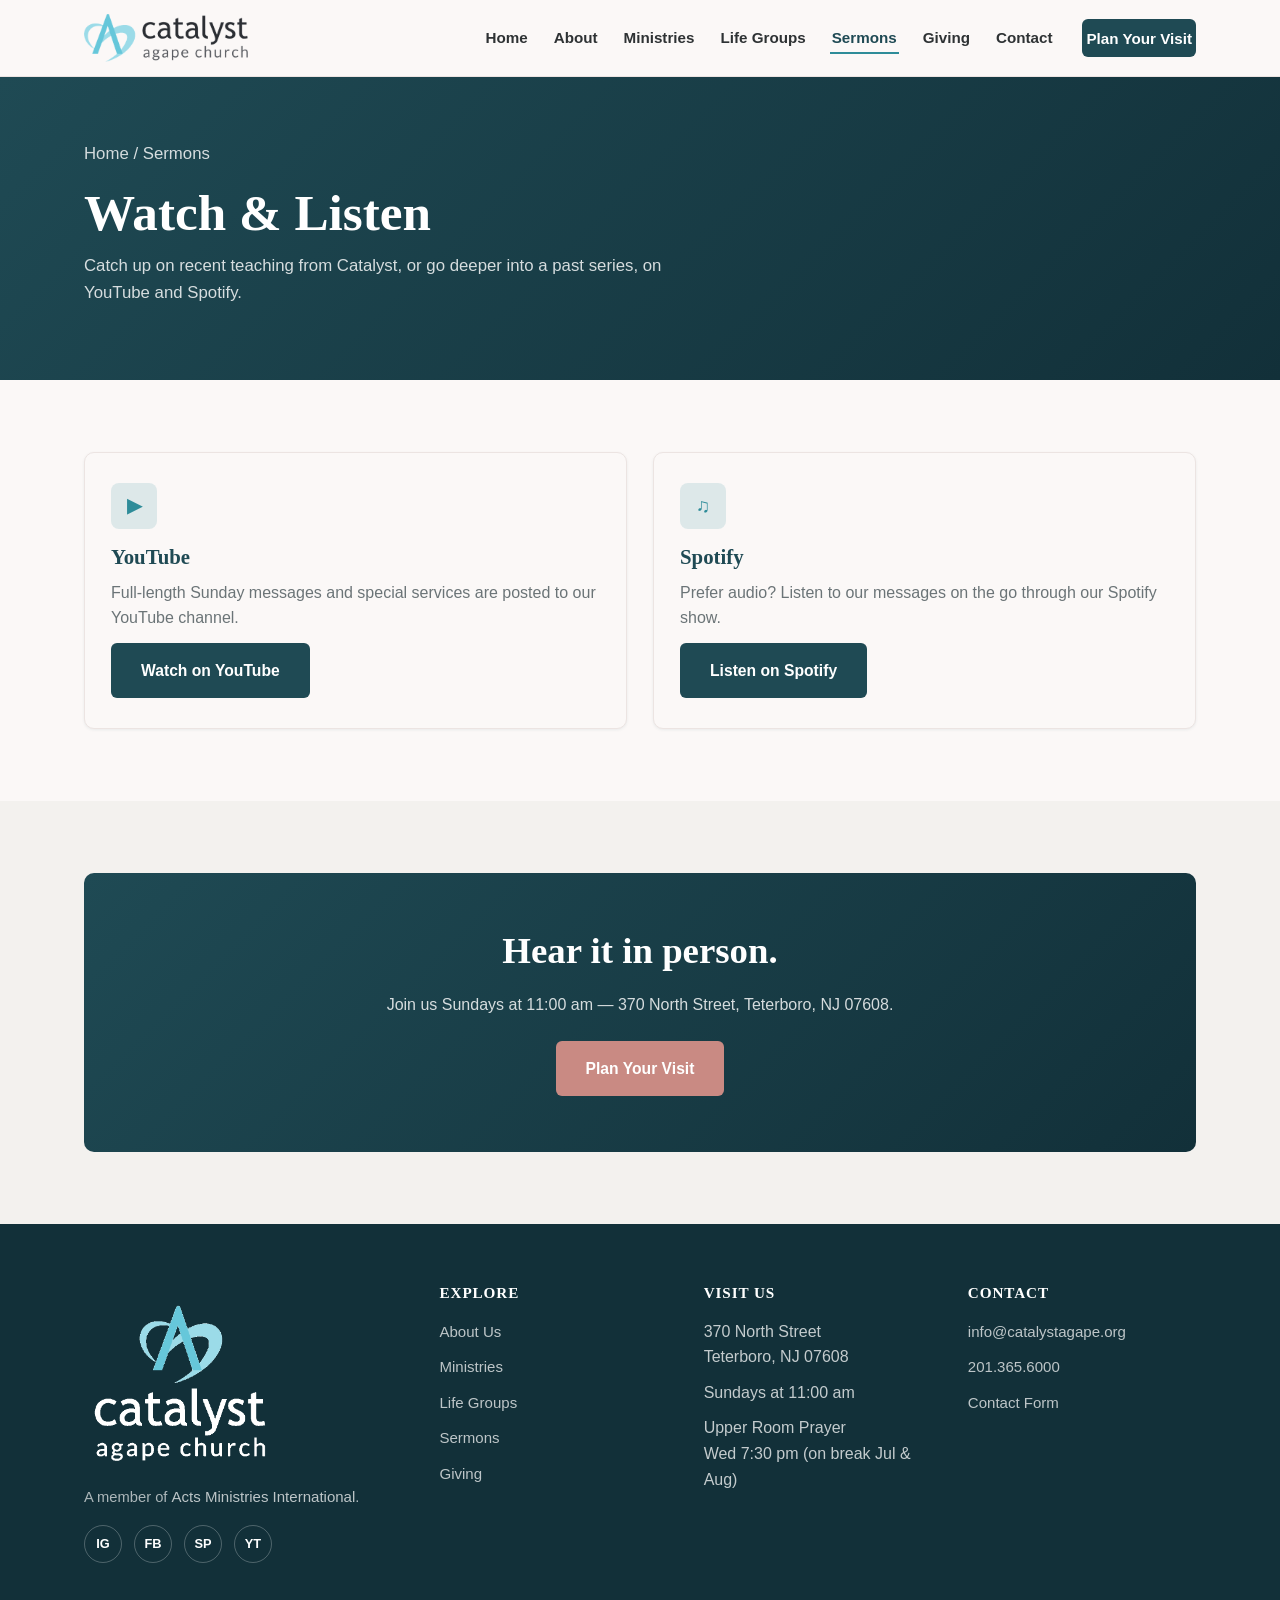
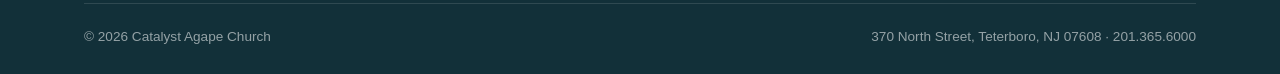
<file: sermons.html>
<!DOCTYPE html>
<html lang="en">
<head>
<meta charset="UTF-8">
<meta name="viewport" content="width=device-width, initial-scale=1">
<title>Sermons | Catalyst Agape Church, Teterboro NJ</title>
<meta name="description" content="Watch and listen to recent messages from Catalyst Agape Church on YouTube and Spotify.">
<link rel="canonical" href="https://catalystagape.org/sermons.html">
<link rel="stylesheet" href="css/style.css">
<link rel="icon" href="images/favicon.png" type="image/png">
</head>
<body>
<a class="skip-link" href="#main">Skip to main content</a>

<header class="site-header">
  <div class="header-inner">
    <a class="brand" href="index.html">
      <img class="brand-logo" src="images/logo-header.png" alt="Catalyst Agape Church">
    </a>
    <nav class="main-nav" aria-label="Primary">
      <ul>
        <li><a href="index.html">Home</a></li>
        <li><a href="about.html">About</a></li>
        <li><a href="ministries.html">Ministries</a></li>
        <li><a href="lifegroups.html">Life Groups</a></li>
        <li><a href="sermons.html">Sermons</a></li>
        <li><a href="giving.html">Giving</a></li>
        <li><a href="contact.html">Contact</a></li>
      </ul>
      <div class="nav-cta"><a class="btn btn-navy" href="about.html#plan-visit">Plan Your Visit</a></div>
    </nav>
    <button class="nav-toggle" aria-label="Toggle menu" aria-expanded="false">
      <span></span><span></span><span></span>
    </button>
  </div>
</header>

<main id="main">

  <section class="page-hero">
    <div class="container">
      <p class="breadcrumb"><a href="index.html">Home</a> / Sermons</p>
      <h1>Watch &amp; Listen</h1>
      <p>Catch up on recent teaching from Catalyst, or go deeper into a past series, on YouTube and Spotify.</p>
    </div>
  </section>

  <section>
    <div class="container">
      <div class="grid grid-2">
        <div class="card">
          <div class="icon-badge">▶</div>
          <h3>YouTube</h3>
          <p>Full-length Sunday messages and special services are posted to our YouTube channel.</p>
          <a class="btn btn-navy" href="https://www.youtube.com/user/catalystagape">Watch on YouTube</a>
        </div>
        <div class="card">
          <div class="icon-badge">♫</div>
          <h3>Spotify</h3>
          <p>Prefer audio? Listen to our messages on the go through our Spotify show.</p>
          <a class="btn btn-navy" href="https://open.spotify.com/show/67yGbIP8MisFN6WzU8Y2Gs">Listen on Spotify</a>
        </div>
      </div>
    </div>
  </section>

  <section class="section-alt">
    <div class="container">
      <div class="cta-banner">
        <h2>Hear it in person.</h2>
        <p>Join us Sundays at 11:00 am — 370 North Street, Teterboro, NJ 07608.</p>
        <div class="cta-actions">
          <a class="btn btn-primary" href="about.html#plan-visit">Plan Your Visit</a>
        </div>
      </div>
    </div>
  </section>

</main>

<footer class="site-footer">
  <div class="container">
    <div class="footer-grid">
      <div class="footer-brand">
        <a class="brand" href="index.html" style="margin-bottom:12px;">
          <img class="brand-logo" src="images/logo-lockup.png" alt="Catalyst Agape Church">
        </a>
        <p>A member of <a href="http://www.amichurches.com/">Acts Ministries International</a>.</p>
        <div class="social-row">
          <a href="https://www.instagram.com/catalystagape/" aria-label="Instagram">IG</a>
          <a href="https://www.facebook.com/catalystagape/" aria-label="Facebook">FB</a>
          <a href="https://open.spotify.com/show/67yGbIP8MisFN6WzU8Y2Gs" aria-label="Spotify">SP</a>
          <a href="https://www.youtube.com/user/catalystagape" aria-label="YouTube">YT</a>
        </div>
      </div>
      <div>
        <h4>Explore</h4>
        <ul>
          <li><a href="about.html">About Us</a></li>
          <li><a href="ministries.html">Ministries</a></li>
          <li><a href="lifegroups.html">Life Groups</a></li>
          <li><a href="sermons.html">Sermons</a></li>
          <li><a href="giving.html">Giving</a></li>
        </ul>
      </div>
      <div>
        <h4>Visit Us</h4>
        <ul>
          <li>370 North Street<br>Teterboro, NJ 07608</li>
          <li>Sundays at 11:00 am</li>
          <li>Upper Room Prayer<br>Wed 7:30 pm (on break Jul &amp; Aug)</li>
        </ul>
      </div>
      <div>
        <h4>Contact</h4>
        <ul>
          <li><a href="mailto:info@catalystagape.org">info@catalystagape.org</a></li>
          <li><a href="tel:+12013656000">201.365.6000</a></li>
          <li><a href="contact.html">Contact Form</a></li>
        </ul>
      </div>
    </div>
    <div class="footer-bottom">
      <span>© <span id="year">2026</span> Catalyst Agape Church</span>
      <span>370 North Street, Teterboro, NJ 07608 · 201.365.6000</span>
    </div>
  </div>
</footer>

<script src="js/main.js"></script>
</body>
</html>
</file>
<file: css/style.css>
/* =========================================================
   Catalyst Agape Church — main stylesheet
   ========================================================= */

:root {
  --color-primary: #2E8C99;
  --color-primary-dark: #24707a;
  --color-accent: #C98A83;
  --color-accent-dark: #b06f68;
  --color-charcoal: #1F4A54;
  --color-charcoal-dark: #123039;
  --color-cream: #F3F1EE;
  --color-paper: #FBF8F7;
  --color-ink: #2E3234;
  --color-ink-soft: #6b7477;
  --color-line: #ece4e2;
  --radius: 10px;
  --shadow-sm: 0 1px 3px rgba(31, 74, 84, 0.08);
  --shadow-md: 0 8px 24px rgba(31, 74, 84, 0.14);
  --max-width: 1160px;
  --font-body: -apple-system, BlinkMacSystemFont, "Segoe UI", Roboto, Helvetica, Arial, sans-serif;
  --font-serif: Georgia, "Times New Roman", serif;
}

* { box-sizing: border-box; }
html { scroll-behavior: smooth; }

body {
  margin: 0;
  font-family: var(--font-body);
  color: var(--color-ink);
  background: var(--color-paper);
  line-height: 1.6;
  -webkit-font-smoothing: antialiased;
}

img { max-width: 100%; display: block; }
a { color: var(--color-charcoal); text-decoration: none; }
a:hover { color: var(--color-primary); }

h1, h2, h3, h4 {
  font-family: var(--font-serif);
  color: var(--color-charcoal);
  line-height: 1.2;
  margin: 0 0 0.5em;
}
h1 { font-size: clamp(2rem, 5vw, 3.2rem); }
h2 { font-size: clamp(1.6rem, 3.5vw, 2.3rem); }
h3 { font-size: 1.3rem; }
p { margin: 0 0 1em; color: var(--color-ink-soft); }

.container { max-width: var(--max-width); margin: 0 auto; padding: 0 24px; }

.skip-link {
  position: absolute; left: -999px; top: 0;
  background: var(--color-charcoal); color: #fff;
  padding: 10px 16px; z-index: 1000;
}
.skip-link:focus { left: 12px; top: 12px; }

/* ---------- Buttons ---------- */
.btn {
  display: inline-block;
  padding: 13px 28px;
  border-radius: 6px;
  font-weight: 600;
  font-size: 0.98rem;
  text-align: center;
  cursor: pointer;
  border: 2px solid transparent;
  transition: transform 0.15s ease, box-shadow 0.15s ease, background 0.15s ease, color 0.15s ease;
}
.btn-primary { background: var(--color-accent); color: #fff; }
.btn-primary:hover { background: var(--color-accent-dark); color: #fff; transform: translateY(-1px); }
.btn-outline { background: transparent; border-color: rgba(255,255,255,0.7); color: #fff; }
.btn-outline:hover { background: rgba(255,255,255,0.12); color: #fff; }
.btn-navy { background: var(--color-charcoal); color: #fff; }
.btn-navy:hover { background: var(--color-charcoal-dark); color: #fff; }
.btn-block { display: block; width: 100%; }

/* ---------- Header ---------- */
.site-header { position: sticky; top: 0; z-index: 500; background: var(--color-paper); border-bottom: 1px solid var(--color-line); }
.header-inner { max-width: var(--max-width); margin: 0 auto; padding: 14px 24px; display: flex; align-items: center; justify-content: space-between; gap: 16px; }
.brand { display: flex; align-items: center; gap: 10px; font-family: var(--font-serif); font-size: 1.35rem; font-weight: 700; color: var(--color-charcoal); }
.brand-logo { height: 48px; width: auto; display: block; flex-shrink: 0; }
.footer-brand .brand-logo { height: auto; width: 200px; max-width: 100%; }
.brand small { display: block; font-family: var(--font-body); font-weight: 500; font-size: 0.65rem; letter-spacing: 0.06em; color: var(--color-ink-soft); text-transform: uppercase; }

.main-nav { display: flex; align-items: center; gap: 28px; }
.main-nav ul { list-style: none; display: flex; gap: 22px; margin: 0; padding: 0; }
.main-nav a { font-size: 0.95rem; font-weight: 600; color: var(--color-ink); padding: 6px 2px; border-bottom: 2px solid transparent; }
.main-nav a:hover, .main-nav a[aria-current="page"] { color: var(--color-charcoal); border-bottom-color: var(--color-primary); }
.nav-cta { flex-shrink: 0; }
.nav-cta .btn { color: #fff; border-bottom: none; }
.nav-cta .btn:hover { color: #fff; }

.nav-toggle { display: none; background: none; border: none; cursor: pointer; padding: 6px; }
.nav-toggle span { display: block; width: 26px; height: 2px; background: var(--color-charcoal); margin: 6px 0; transition: transform 0.2s ease, opacity 0.2s ease; }

/* ---------- Hero ---------- */
.hero { background: linear-gradient(135deg, var(--color-charcoal) 0%, var(--color-charcoal-dark) 100%); color: #fff; position: relative; overflow: hidden; }
.hero::before {
  content: ""; position: absolute; inset: 0;
  background:
    radial-gradient(circle at 85% 20%, rgba(46,140,153,0.15), transparent 45%),
    radial-gradient(circle at 10% 90%, rgba(46,140,153,0.1), transparent 40%);
}
.hero-inner { position: relative; max-width: var(--max-width); margin: 0 auto; padding: 96px 24px 84px; }
.hero-eyebrow { text-transform: uppercase; letter-spacing: 0.12em; font-size: 0.8rem; font-weight: 700; color: #8fd0d9; margin-bottom: 14px; }
.hero h1 { color: #fff; max-width: 720px; }
.hero-sub { color: rgba(255,255,255,0.82); font-size: 1.15rem; max-width: 600px; margin-bottom: 32px; }
.hero-actions { display: flex; gap: 14px; flex-wrap: wrap; margin-bottom: 40px; }

.hero-facts { display: grid; grid-template-columns: repeat(3, 1fr); gap: 18px; max-width: 720px; border-top: 1px solid rgba(255,255,255,0.18); padding-top: 28px; }
.hero-fact strong { display: block; font-family: var(--font-serif); font-size: 1.1rem; color: #fff; margin-bottom: 4px; }
.hero-fact span { color: rgba(255,255,255,0.72); font-size: 0.92rem; }

.page-hero { background: linear-gradient(135deg, var(--color-charcoal) 0%, var(--color-charcoal-dark) 100%); color: #fff; padding: 64px 0 56px; }
.page-hero h1 { color: #fff; margin-bottom: 10px; }
.page-hero p { color: rgba(255,255,255,0.82); max-width: 640px; font-size: 1.05rem; }
.breadcrumb { font-size: 0.85rem; color: rgba(255,255,255,0.6); margin-bottom: 14px; }
.breadcrumb a { color: rgba(255,255,255,0.8); }

/* ---------- Sections ---------- */
section { padding: 72px 0; }
.section-alt { background: var(--color-cream); }
.section-head { max-width: 680px; margin-bottom: 44px; }
.section-head.center { margin-left: auto; margin-right: auto; text-align: center; }
.eyebrow { text-transform: uppercase; letter-spacing: 0.1em; font-size: 0.78rem; font-weight: 700; color: var(--color-primary); margin-bottom: 10px; }

/* ---------- Cards / grids ---------- */
.grid { display: grid; gap: 26px; }
.grid-4 { grid-template-columns: repeat(4, 1fr); }
.grid-3 { grid-template-columns: repeat(3, 1fr); }
.grid-2 { grid-template-columns: repeat(2, 1fr); }

.card { background: var(--color-paper); border: 1px solid var(--color-line); border-radius: var(--radius); padding: 30px 26px; box-shadow: var(--shadow-sm); transition: box-shadow 0.2s ease, transform 0.2s ease; }
.card:hover { box-shadow: var(--shadow-md); transform: translateY(-2px); }
.card h3 { margin-bottom: 10px; }
.card p { margin-bottom: 12px; }
.card-link { font-weight: 600; font-size: 0.92rem; }

.icon-badge {
  width: 46px; height: 46px; border-radius: 8px;
  background: rgba(46,140,153,0.15); color: var(--color-primary);
  display: flex; align-items: center; justify-content: center;
  font-family: var(--font-serif); font-weight: 700; font-size: 1.2rem; margin-bottom: 16px;
}

/* ---------- Image placeholder ---------- */
.img-frame { position: relative; background: var(--color-charcoal); border-radius: var(--radius); overflow: hidden; aspect-ratio: 4 / 3; }
.img-frame img { width: 100%; height: 100%; object-fit: cover; }
.img-placeholder {
  width: 100%; height: 100%; display: flex; align-items: center; justify-content: center;
  text-align: center; padding: 16px;
  background: linear-gradient(135deg, var(--color-charcoal), var(--color-charcoal-dark));
  color: rgba(255,255,255,0.75); font-size: 0.8rem; line-height: 1.5;
}
.img-frame.round { border-radius: 50%; aspect-ratio: 1/1; }

/* ---------- Verse / callout ---------- */
.verse-block { background: var(--color-charcoal); color: #fff; border-radius: var(--radius); padding: 46px; text-align: center; }
.verse-block blockquote { font-family: var(--font-serif); font-size: 1.4rem; font-style: italic; margin: 0 0 14px; line-height: 1.5; }
.verse-block cite { color: #8fd0d9; font-style: normal; font-weight: 600; }

/* ---------- Pillars ---------- */
.pillars { display: grid; grid-template-columns: repeat(4, 1fr); gap: 20px; }
.pillar { border-top: 3px solid var(--color-primary); padding-top: 16px; }
.pillar h3 { font-size: 1.1rem; margin-bottom: 6px; }

/* ---------- Staff ---------- */
.staff-card { text-align: center; }
.staff-card .img-frame { max-width: 200px; margin: 0 auto 18px; }
.staff-role { color: var(--color-primary); font-weight: 700; font-size: 0.85rem; text-transform: uppercase; letter-spacing: 0.05em; margin-bottom: 12px; }
.staff-bio { font-size: 0.95rem; text-align: left; }

/* ---------- Events ---------- */
.event-card { display: flex; gap: 20px; align-items: flex-start; }
.event-date { flex-shrink: 0; width: 70px; text-align: center; background: var(--color-charcoal); color: #fff; border-radius: 8px; padding: 10px 6px; }
.event-date .month { display: block; font-size: 0.7rem; text-transform: uppercase; letter-spacing: 0.06em; color: #8fd0d9; }
.event-date .day { display: block; font-family: var(--font-serif); font-size: 1.5rem; font-weight: 700; }

/* ---------- CTA banner ---------- */
.cta-banner { background: linear-gradient(135deg, var(--color-charcoal), var(--color-charcoal-dark)); color: #fff; border-radius: var(--radius); padding: 56px; text-align: center; }
.cta-banner h2 { color: #fff; }
.cta-banner p { color: rgba(255,255,255,0.82); max-width: 560px; margin-left: auto; margin-right: auto; }
.cta-actions { display: flex; gap: 14px; justify-content: center; flex-wrap: wrap; margin-top: 24px; }

/* ---------- Info list ---------- */
.info-list { list-style: none; margin: 0; padding: 0; }
.info-list li { display: flex; gap: 14px; padding: 14px 0; border-bottom: 1px solid var(--color-line); }
.info-list li:last-child { border-bottom: none; }
.info-list .label { flex-shrink: 0; width: 120px; font-weight: 700; color: var(--color-charcoal); font-size: 0.9rem; text-transform: uppercase; letter-spacing: 0.04em; }

/* ---------- Forms ---------- */
.form-group { margin-bottom: 20px; }
label { display: block; font-weight: 600; font-size: 0.9rem; margin-bottom: 6px; color: var(--color-charcoal); }
input, textarea, select {
  width: 100%; padding: 12px 14px; border: 1px solid var(--color-line); border-radius: 6px;
  font-size: 1rem; font-family: inherit; color: var(--color-ink); background: #fff;
}
input:focus, textarea:focus, select:focus { outline: none; border-color: var(--color-primary); box-shadow: 0 0 0 3px rgba(46,140,153,0.15); }
textarea { resize: vertical; min-height: 130px; }
.form-note { font-size: 0.85rem; color: var(--color-ink-soft); margin-top: -8px; }
.form-status { margin-top: 16px; padding: 12px 16px; border-radius: 6px; font-size: 0.92rem; display: none; }
.form-status.show { display: block; }
.form-status.success { background: #e8f3e8; color: #256029; border: 1px solid #b7dfb7; }
.form-status.error { background: #fbe9e7; color: #a83c2a; border: 1px solid #f2c2b8; }

/* ---------- Giving methods ---------- */
.give-method { border-left: 3px solid var(--color-primary); padding-left: 20px; }

/* ---------- Footer ---------- */
.site-footer { background: var(--color-charcoal-dark); color: rgba(255,255,255,0.75); padding: 60px 0 26px; }
.footer-grid { display: grid; grid-template-columns: 1.4fr 1fr 1fr 1fr; gap: 36px; margin-bottom: 40px; }
.footer-grid h4 { color: #fff; font-size: 0.95rem; text-transform: uppercase; letter-spacing: 0.06em; margin-bottom: 16px; }
.footer-grid ul { list-style: none; margin: 0; padding: 0; }
.footer-grid li { margin-bottom: 10px; }
.footer-grid a { color: rgba(255,255,255,0.72); font-size: 0.94rem; }
.footer-grid a:hover { color: var(--color-primary); }
.footer-brand p { color: rgba(255,255,255,0.65); font-size: 0.92rem; max-width: 280px; }
.social-row { display: flex; gap: 12px; margin-top: 16px; }
.social-row a { width: 38px; height: 38px; border-radius: 50%; border: 1px solid rgba(255,255,255,0.25); display: flex; align-items: center; justify-content: center; font-size: 0.8rem; font-weight: 700; color: #fff; }
.social-row a:hover { background: var(--color-primary); border-color: var(--color-primary); }
.footer-bottom { border-top: 1px solid rgba(255,255,255,0.12); padding-top: 22px; display: flex; justify-content: space-between; flex-wrap: wrap; gap: 10px; font-size: 0.85rem; color: rgba(255,255,255,0.55); }
.footer-bottom a { color: rgba(255,255,255,0.7); }

/* ---------- Utility ---------- */
.mt-0 { margin-top: 0; }
.text-center { text-align: center; }
.small { font-size: 0.88rem; }
.tag {
  display: inline-block; background: rgba(46,140,153,0.15); color: var(--color-primary);
  font-size: 0.75rem; font-weight: 700; text-transform: uppercase; letter-spacing: 0.05em;
  padding: 4px 10px; border-radius: 4px; margin-bottom: 10px;
}

/* ---------- Responsive ---------- */
@media (max-width: 960px) {
  .grid-4 { grid-template-columns: repeat(2, 1fr); }
  .grid-3 { grid-template-columns: repeat(2, 1fr); }
  .pillars { grid-template-columns: repeat(2, 1fr); }
  .footer-grid { grid-template-columns: 1fr 1fr; }
}

@media (max-width: 760px) {
  .nav-toggle { display: block; }
  .main-nav {
    position: fixed; inset: 68px 0 0 0; background: var(--color-paper);
    flex-direction: column; align-items: stretch; padding: 24px;
    transform: translateX(100%); transition: transform 0.25s ease; overflow-y: auto;
  }
  .main-nav.open { transform: translateX(0); }
  .main-nav ul { flex-direction: column; gap: 4px; }
  .main-nav ul a { display: block; padding: 14px 6px; border-bottom: 1px solid var(--color-line); }
  .nav-cta { margin-top: 18px; }
  .nav-cta .btn { display: block; text-align: center; }

  .hero-inner { padding: 56px 20px 48px; }
  .hero-facts { grid-template-columns: 1fr; gap: 16px; }
  .hero-actions .btn { width: 100%; }

  section { padding: 52px 0; }
  .grid-4, .grid-3, .grid-2 { grid-template-columns: 1fr; }
  .pillars { grid-template-columns: 1fr; }
  .footer-grid { grid-template-columns: 1fr; gap: 28px; }
  .footer-bottom { flex-direction: column; text-align: center; }
  .cta-banner { padding: 40px 24px; }
  .verse-block { padding: 32px 22px; }
  .event-card { flex-direction: row; }
}
</file>
